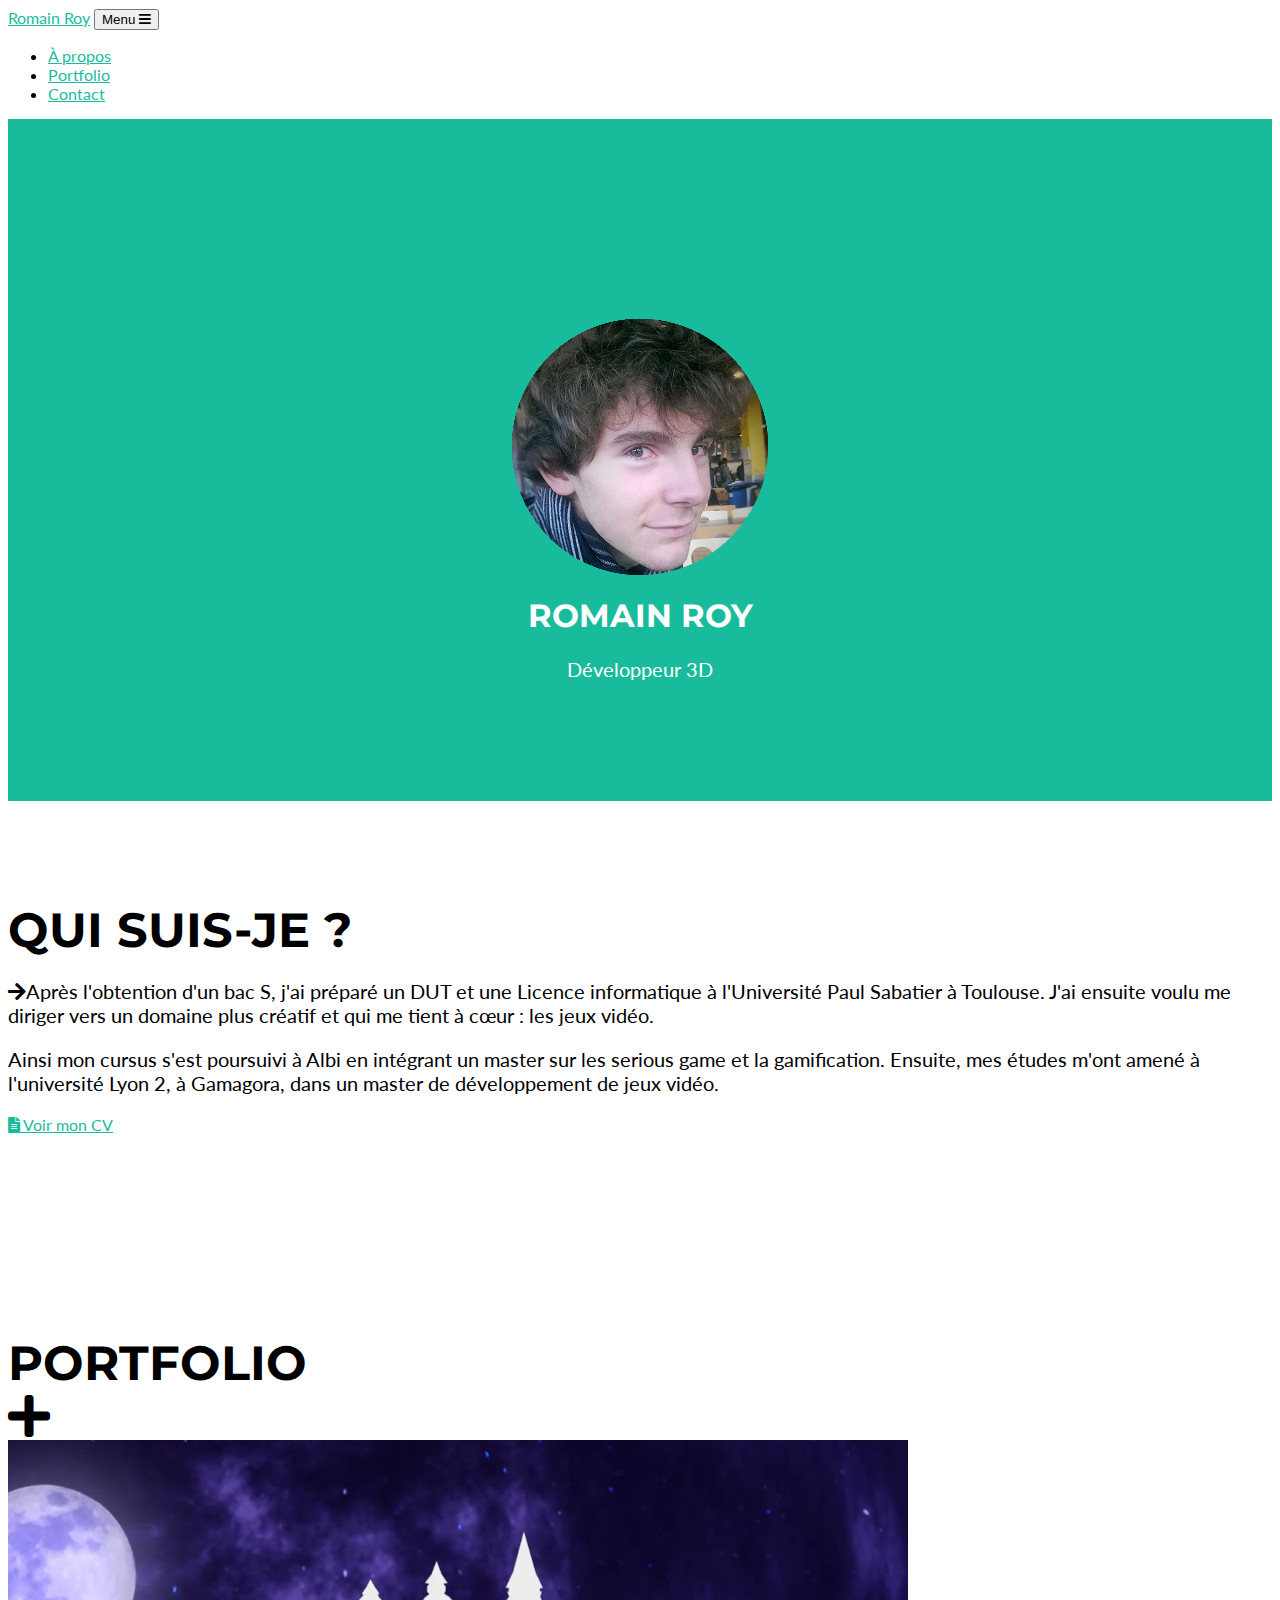
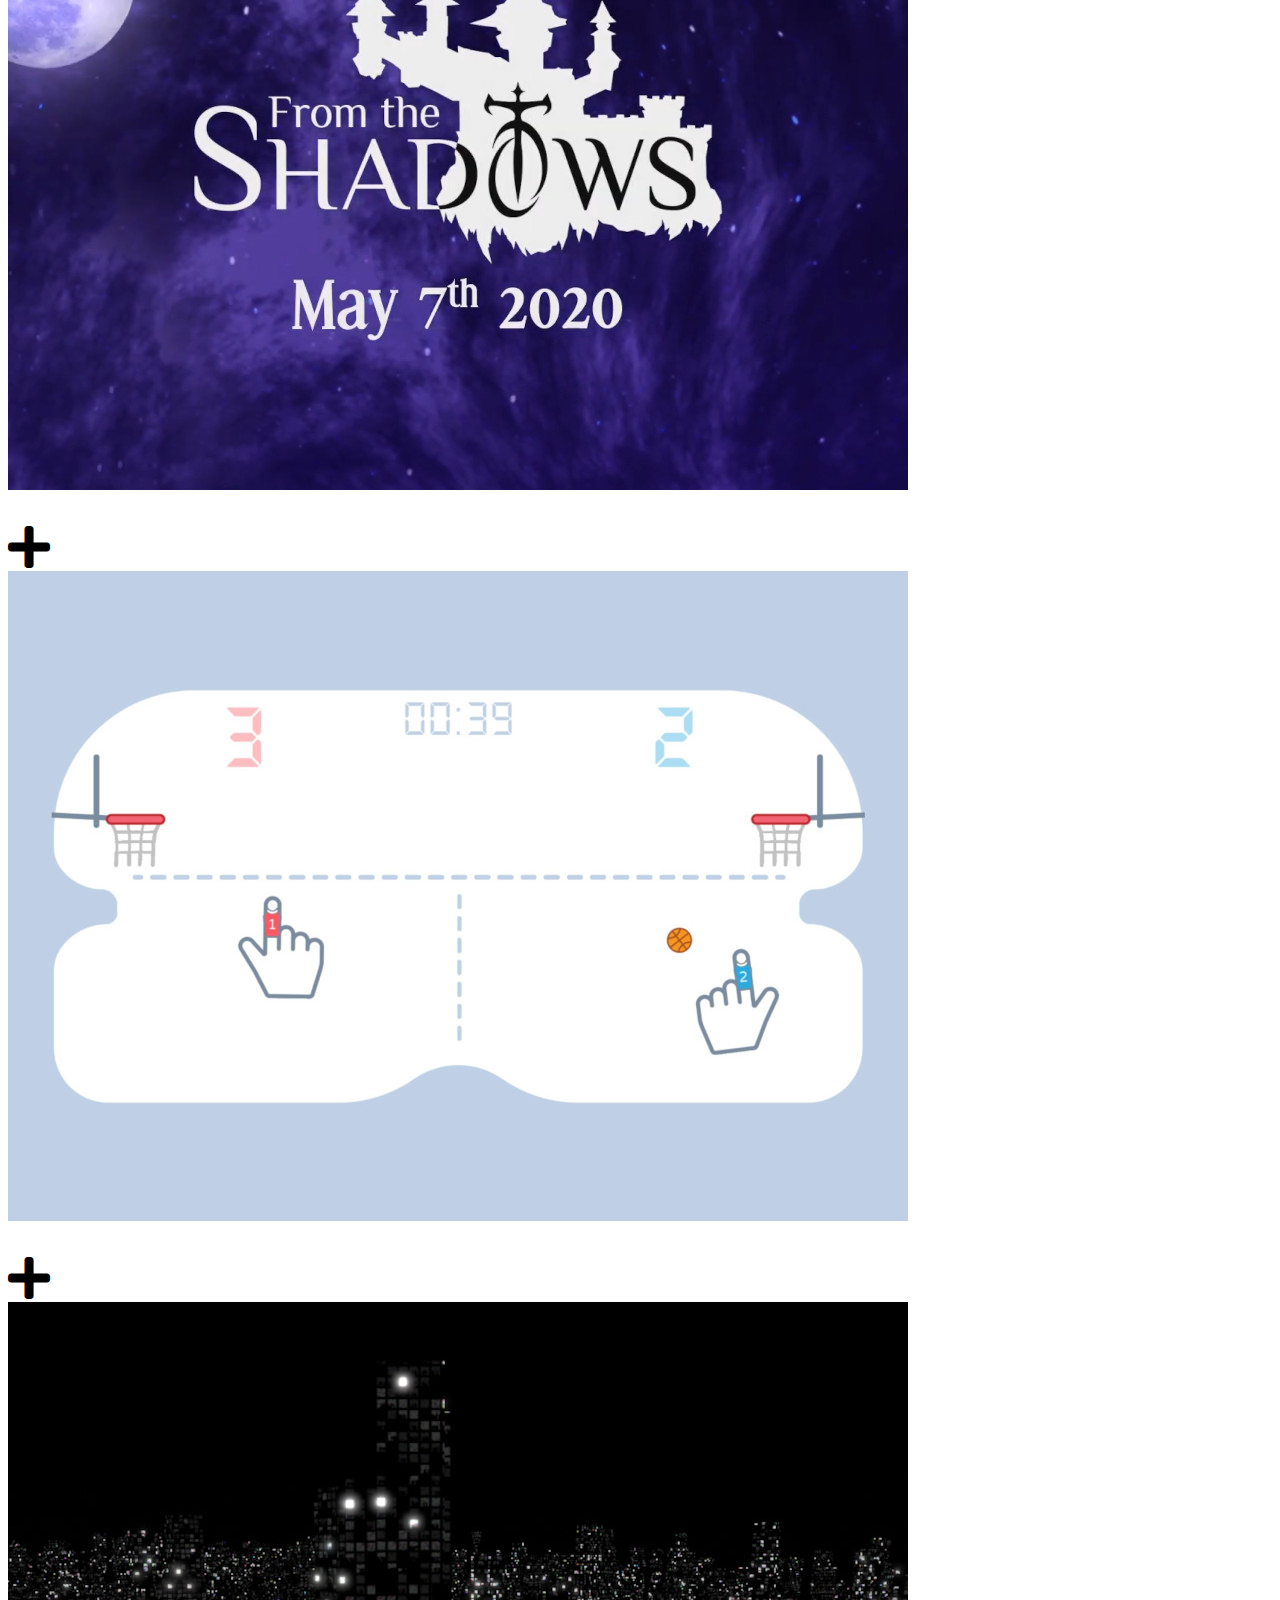
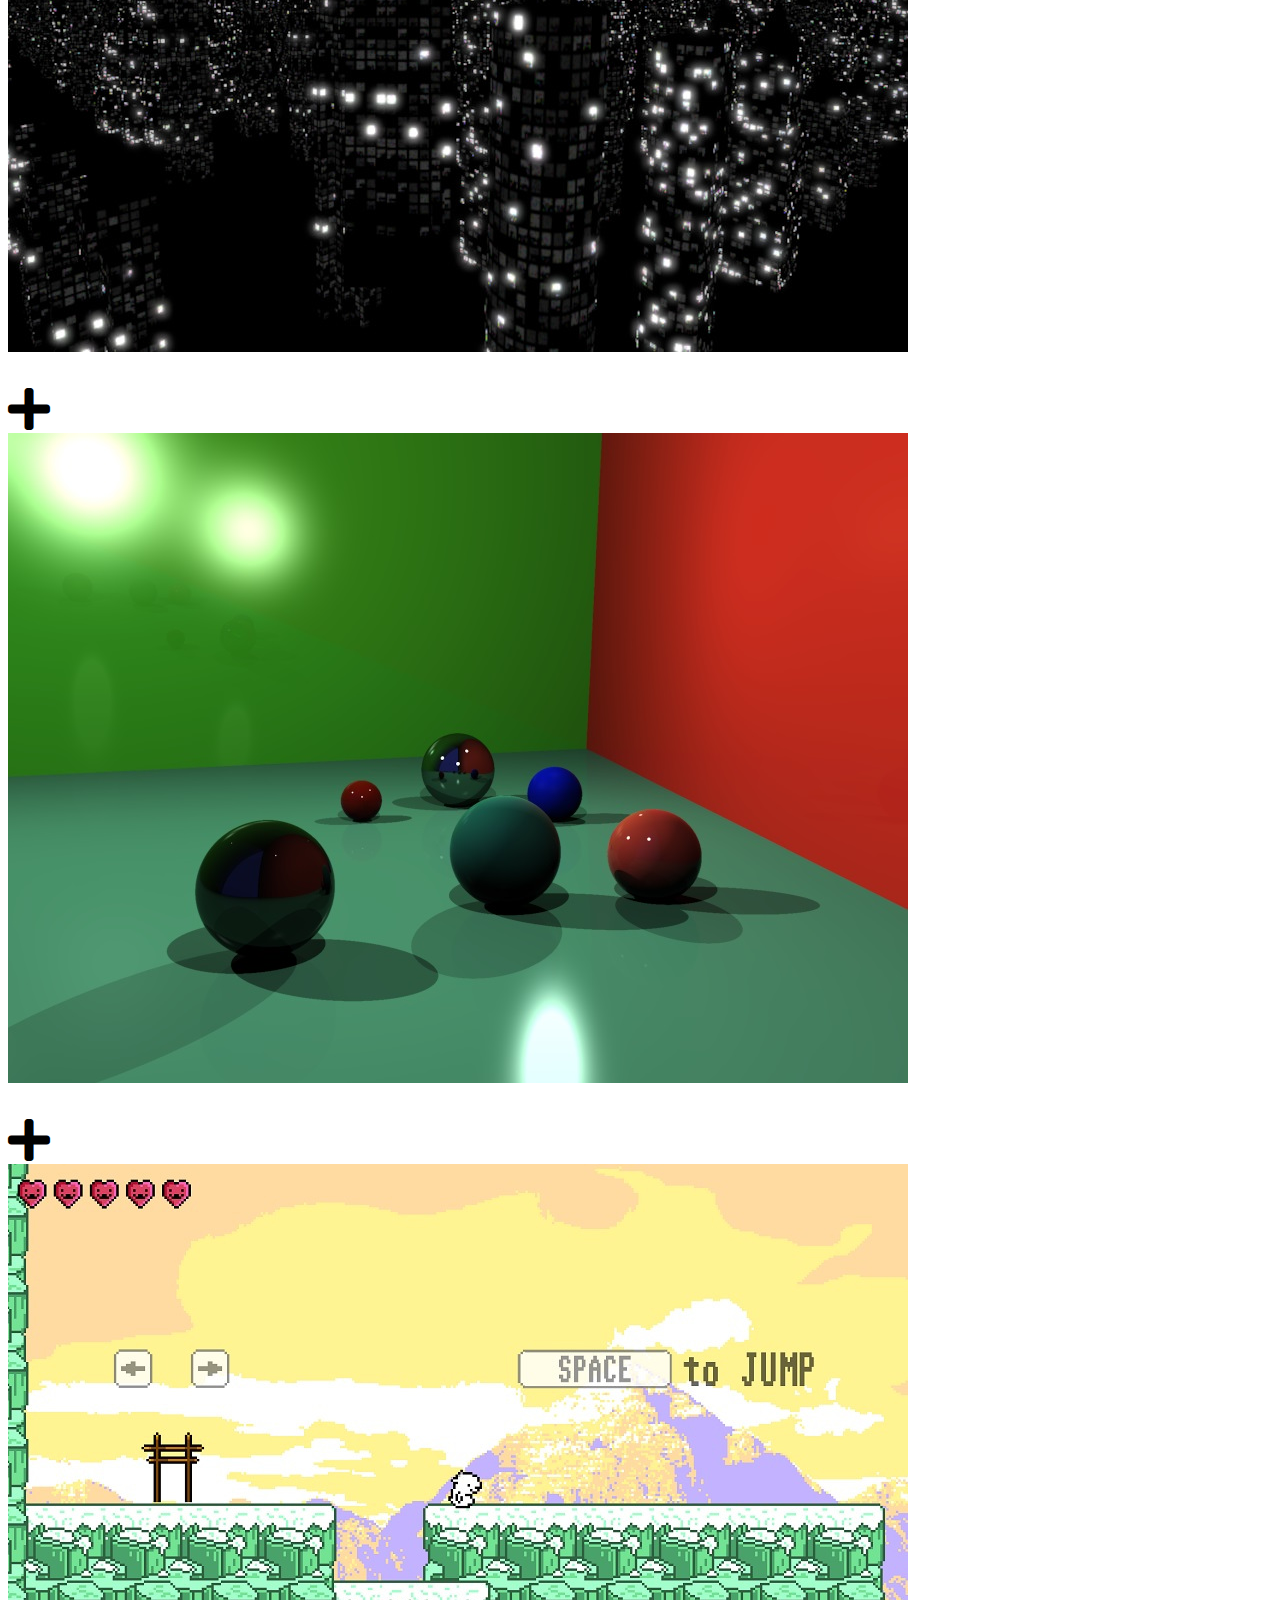
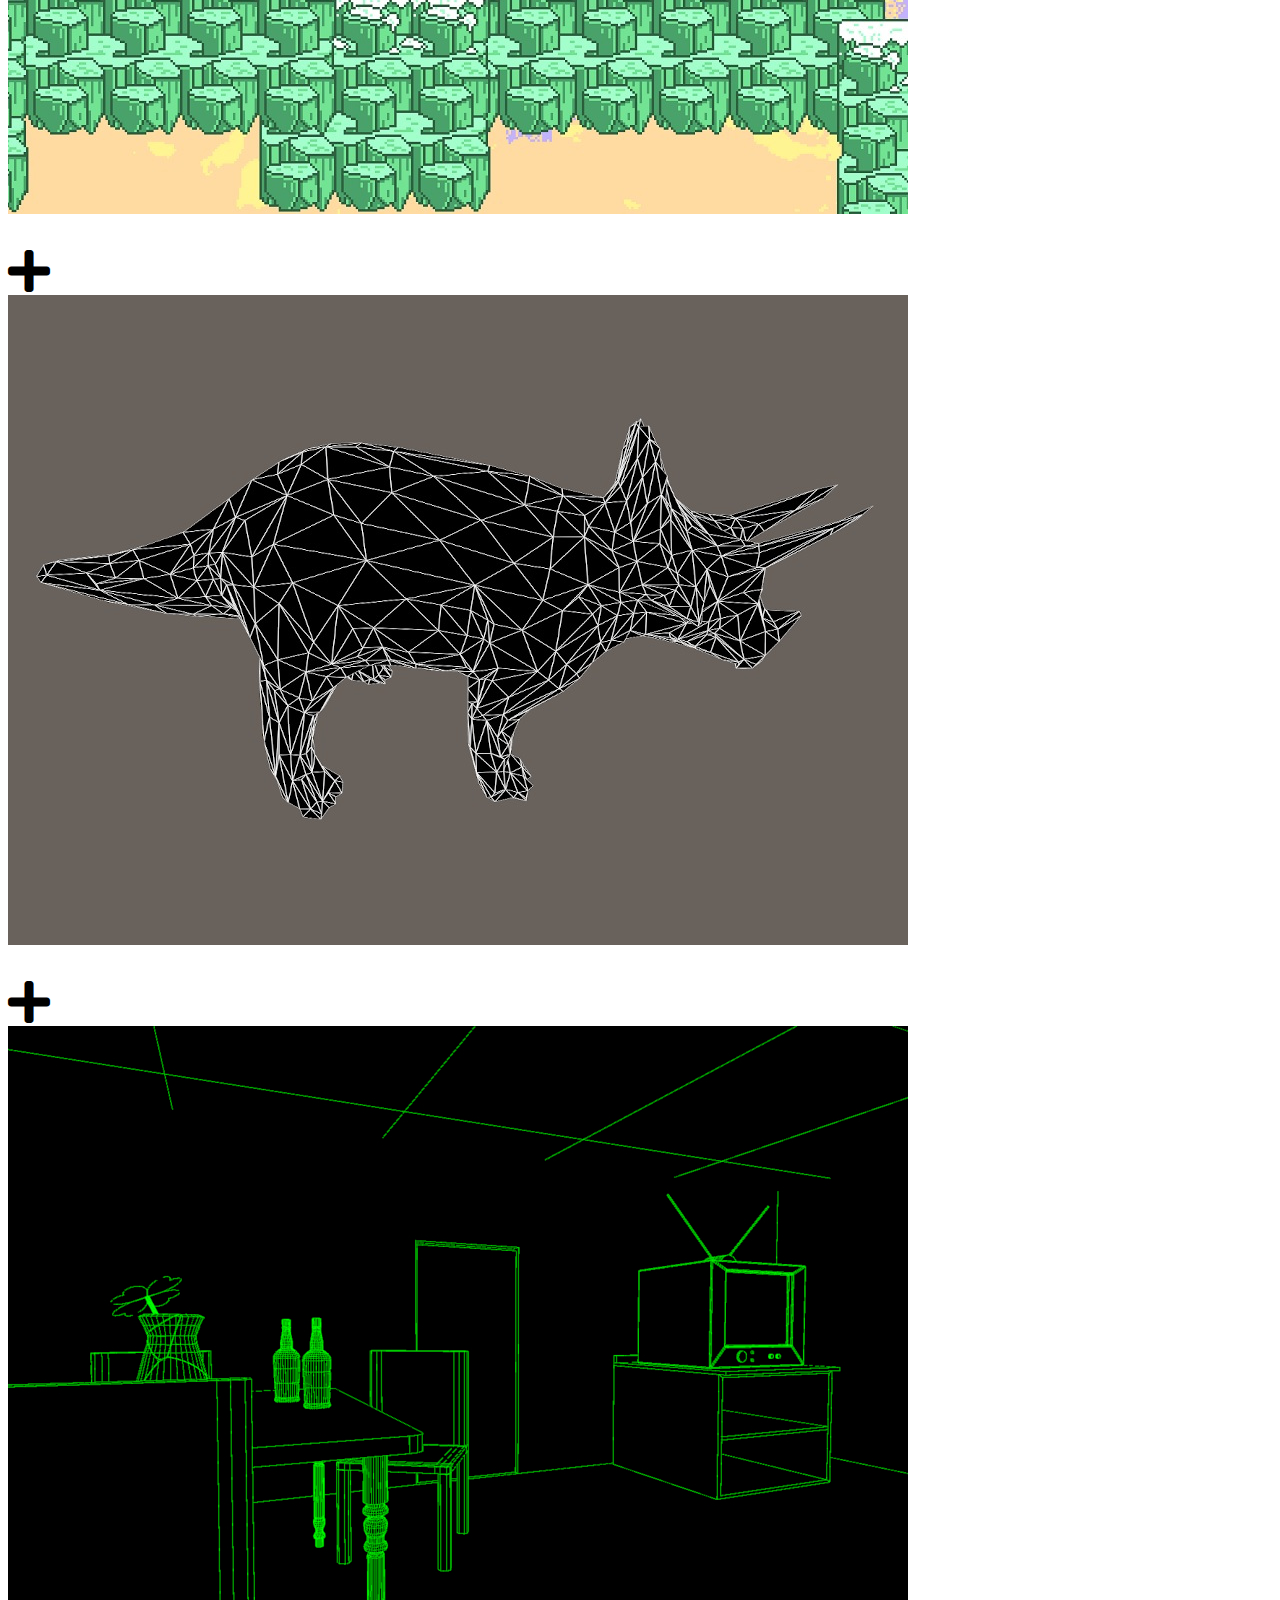
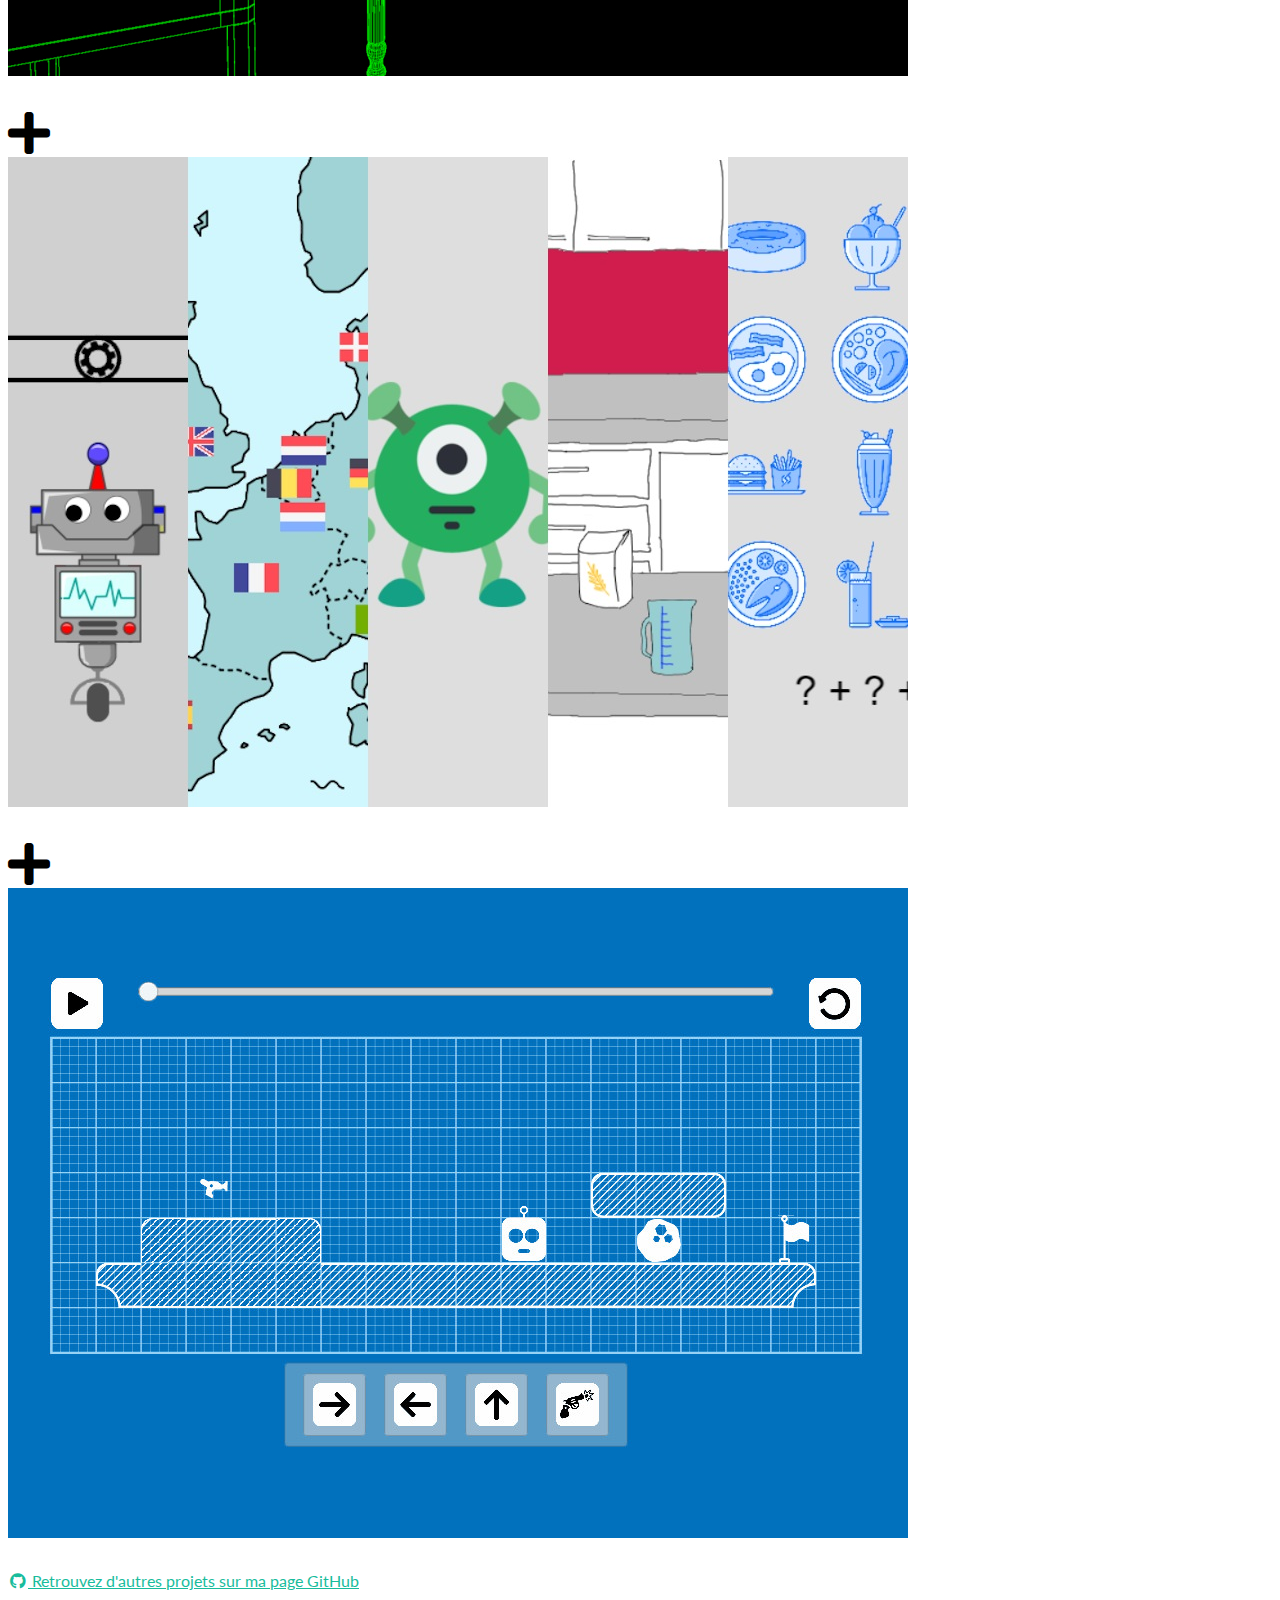
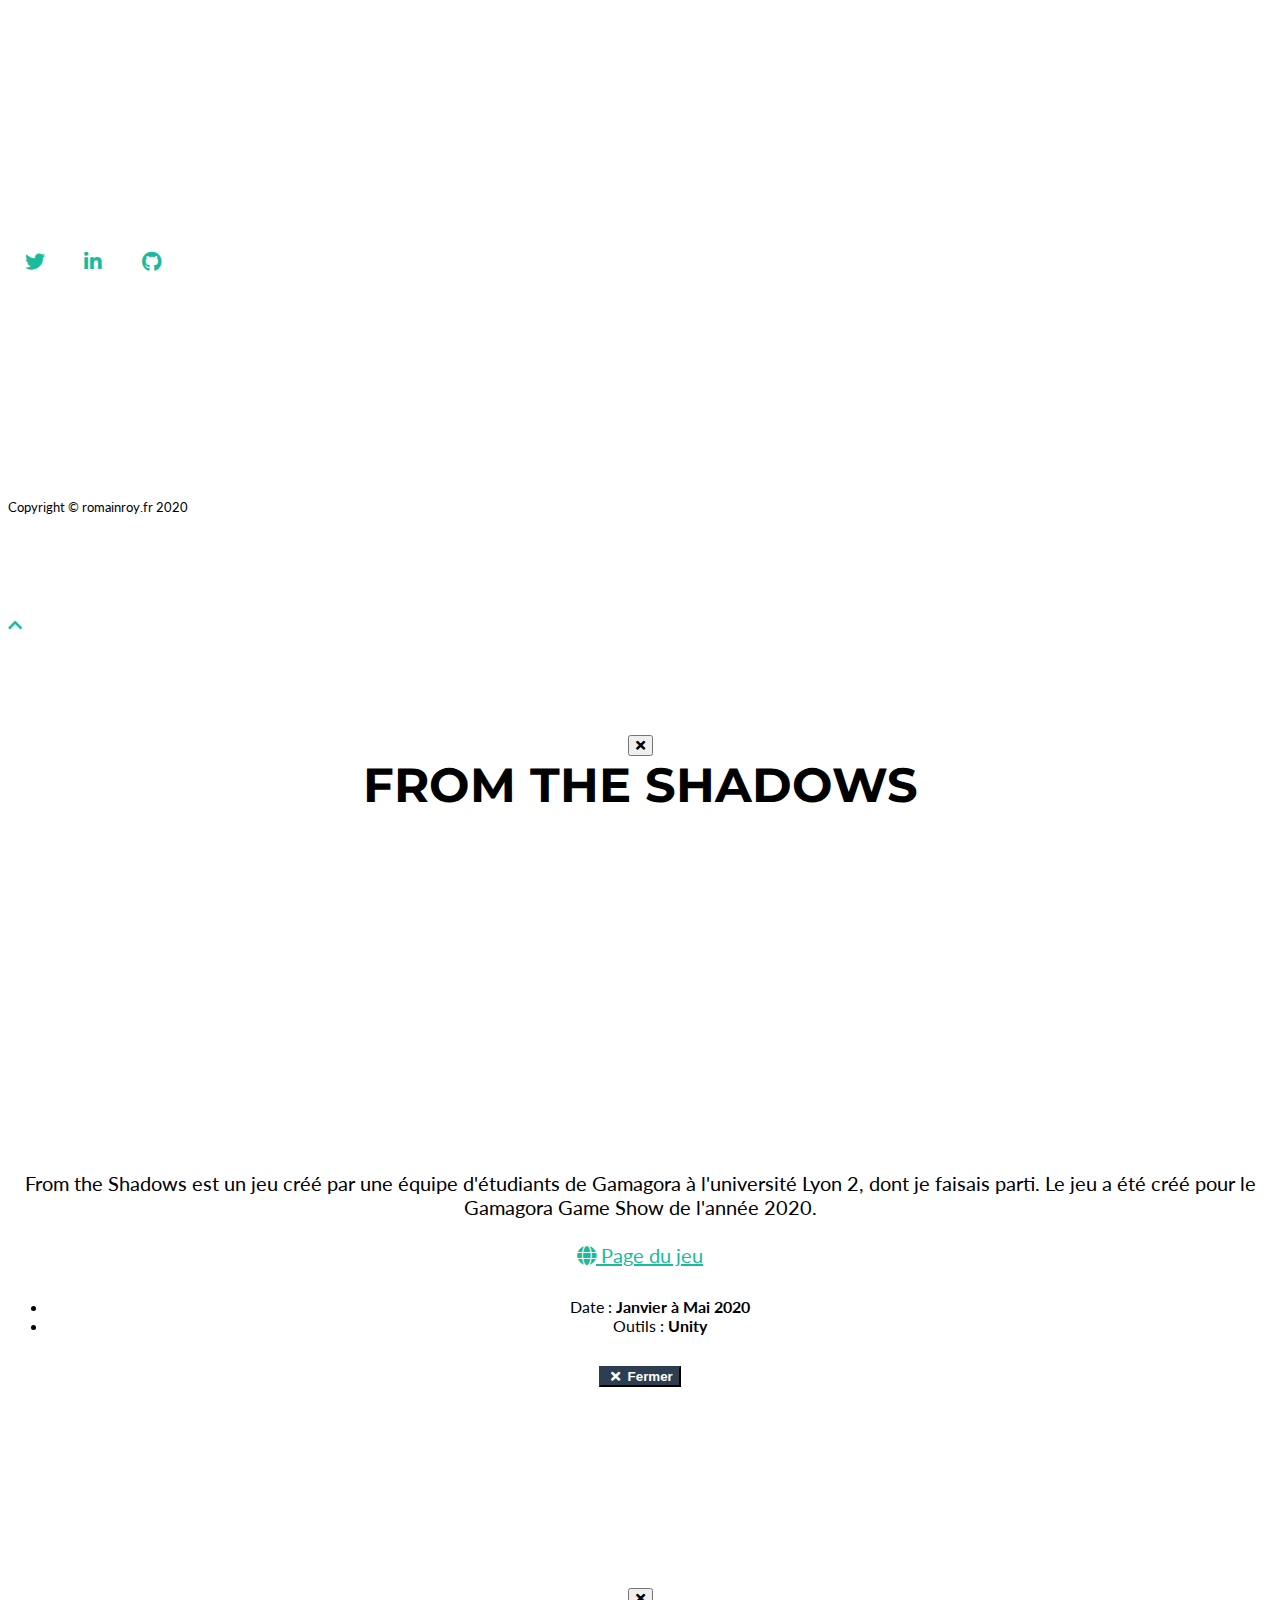
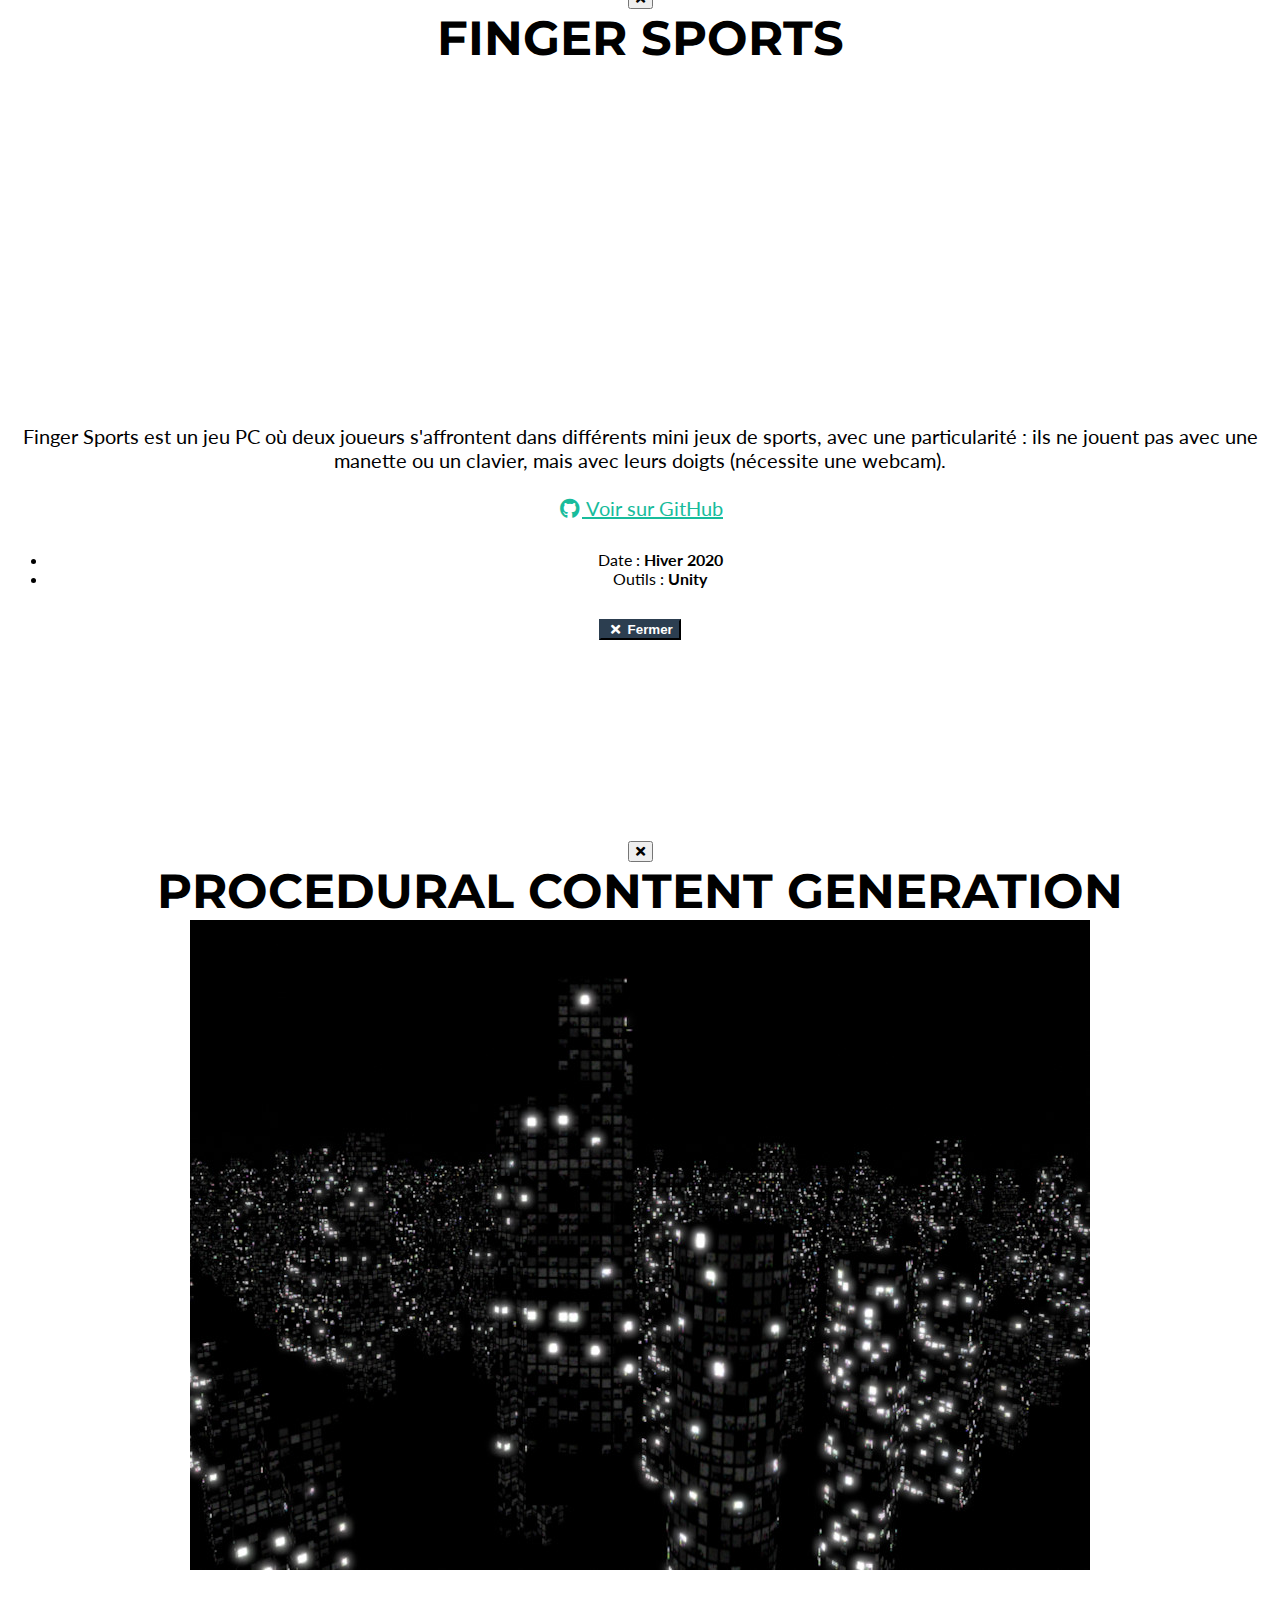
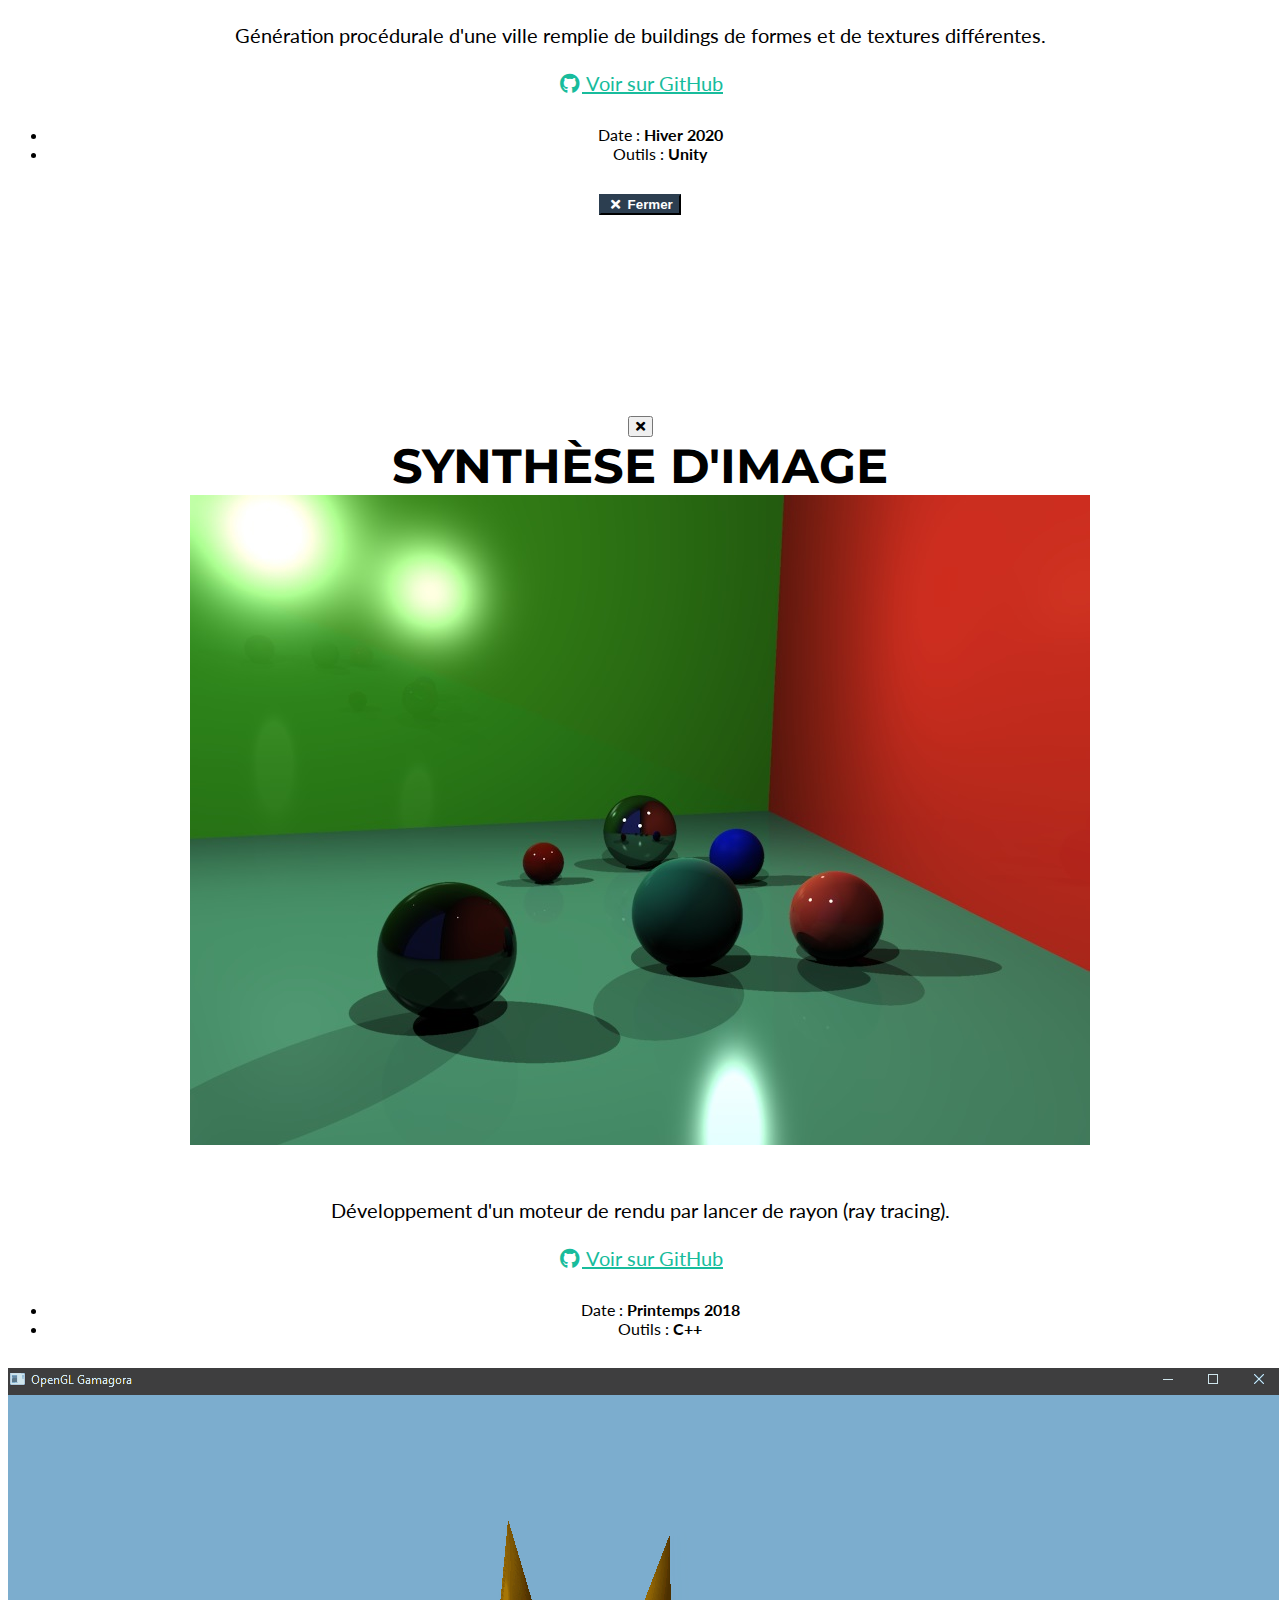
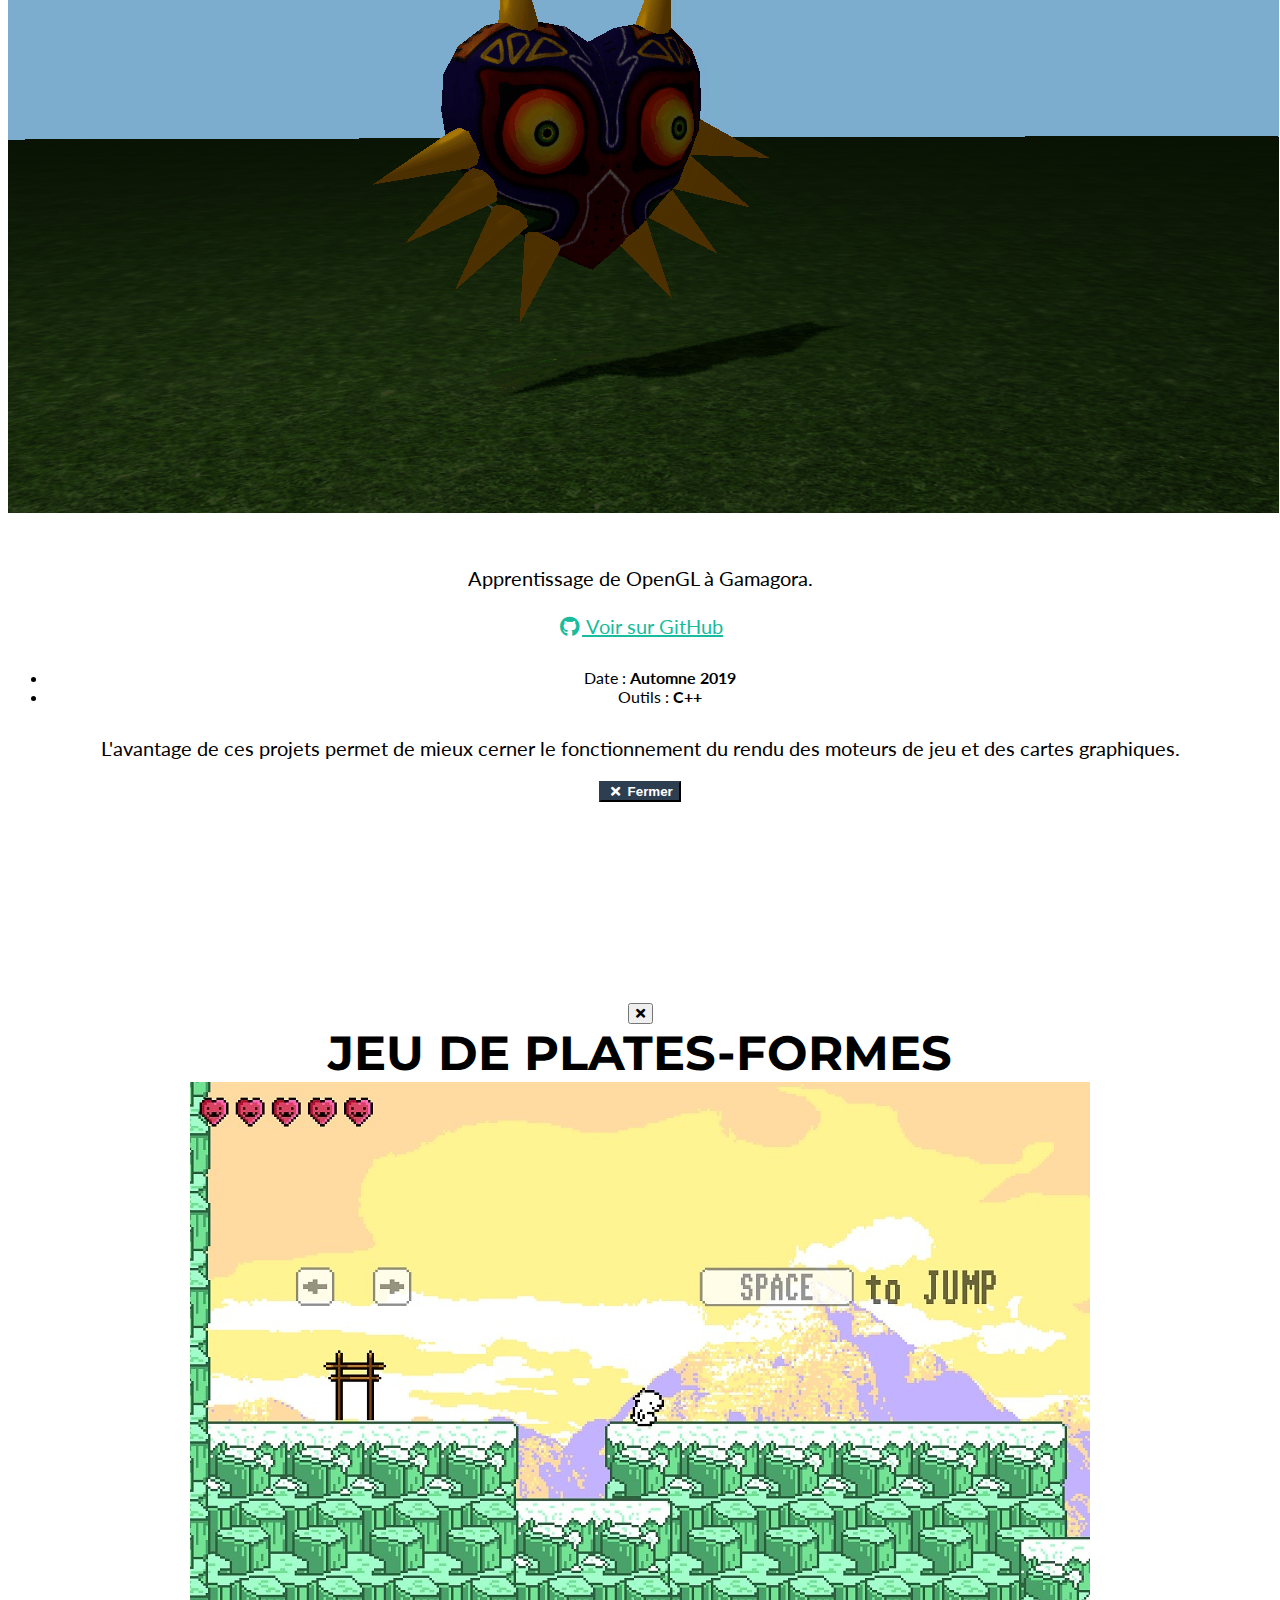
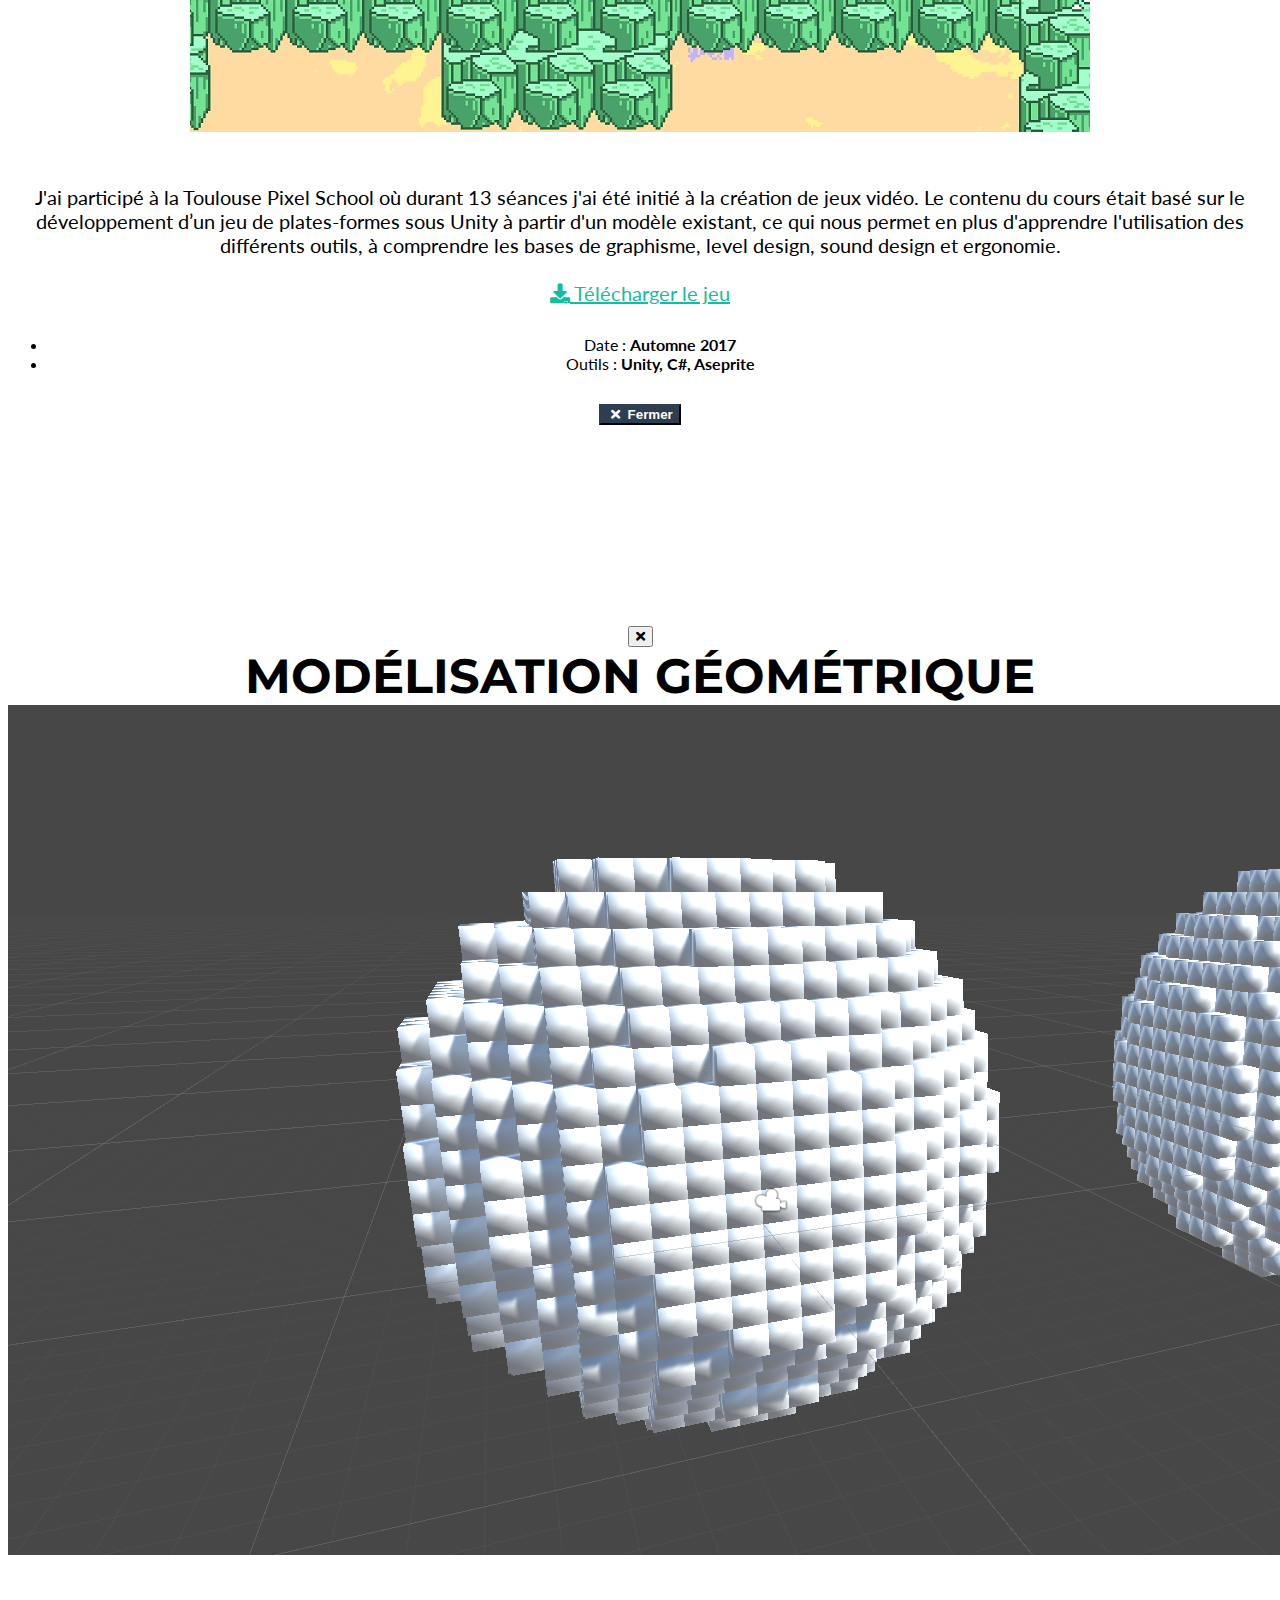
<file: index.html>
<!DOCTYPE html>
<html lang="fr">

<head>

    <meta charset="utf-8">
    <meta name="viewport" content="width=device-width, initial-scale=1, shrink-to-fit=no">
    <meta name="description"
        content="Étudiant Bac+5 en programmation et développement de jeux vidéo à Gamagora (Université Lumière Lyon 2).">
    <meta name="author" content="Romain Roy">

    <link rel="icon" type="image/x-icon" href="img/favicon.png" />
    <title>Romain Roy</title>

    <!-- Custom fonts for this theme -->
    <link href="vendor/fontawesome-free/css/all.min.css" rel="stylesheet" type="text/css">
    <link href="https://fonts.googleapis.com/css?family=Montserrat:400,700" rel="stylesheet" type="text/css">
    <link href="https://fonts.googleapis.com/css?family=Lato:400,700,400italic,700italic" rel="stylesheet"
        type="text/css">

    <!-- Theme CSS -->
    <link href="css/freelancer.css" rel="stylesheet">

</head>

<body id="page-top">

    <!-- Navigation -->
    <nav class="navbar navbar-expand-lg bg-secondary text-uppercase fixed-top" id="mainNav">
        <div class="container">
            <a class="navbar-brand js-scroll-trigger" href="#page-top">Romain Roy</a>
            <button
                class="navbar-toggler navbar-toggler-right text-uppercase font-weight-bold bg-primary text-white rounded"
                type="button" data-toggle="collapse" data-target="#navbarResponsive" aria-controls="navbarResponsive"
                aria-expanded="false" aria-label="Toggle navigation">
                Menu
                <i class="fas fa-bars"></i>
            </button>
            <div class="collapse navbar-collapse" id="navbarResponsive">
                <ul class="navbar-nav ml-auto">
                    <li class="nav-item mx-0 mx-lg-1">
                        <a class="nav-link py-3 px-0 px-lg-3 rounded js-scroll-trigger" href="#about">À propos</a>
                    </li>
                    <li class="nav-item mx-0 mx-lg-1">
                        <a class="nav-link py-3 px-0 px-lg-3 rounded js-scroll-trigger" href="#portfolio">Portfolio</a>
                    </li>
                    <li class="nav-item mx-0 mx-lg-1">
                        <a class="nav-link py-3 px-0 px-lg-3 rounded js-scroll-trigger" href="#contact">Contact</a>
                    </li>
                </ul>
            </div>
        </div>
    </nav>

    <!-- Masthead -->
    <header class="masthead bg-primary text-white text-center">
        <div class="container d-flex align-items-center flex-column">

            <!-- Masthead Avatar Image -->
            <img class="masthead-avatar mb-5" src="img/profile.png" alt="">

            <!-- Masthead Heading -->
            <h1 class="masthead-heading text-uppercase mb-0">Romain Roy</h1>

            <!-- Icon Divider -->
            <div class="divider-custom divider-light">
                <div class="divider-custom-line"></div>
            </div>

            <!-- Masthead Subheading -->
            <p class="masthead-subheading font-weight-light mb-0">Développeur 3D</p>

        </div>
    </header>

    <!-- About Section -->
    <section class="page-section about" id="about">
        <div class="container">

            <!-- About Section Heading -->
            <h2 class="page-section-heading text-center text-uppercase text-secondary mb-0">Qui suis-je ?</h2>

            <!-- Icon Divider -->
            <div class="divider-custom">
                <div class="divider-custom-line"></div>
            </div>

            <!-- About Section Content -->
            <div class="row">
                <div class="col-lg-4 ml-auto">
                    <p class="lead"><i class="fas fa-arrow-right mr-2"></i>Après l'obtention d'un bac S, j'ai préparé
                        un
                        DUT et une Licence informatique à
                        l'Université Paul Sabatier à Toulouse. J'ai ensuite voulu me diriger vers un domaine plus
                        créatif et qui me tient à cœur : les jeux vidéo.</p>
                </div>
                <div class="col-lg-4 mr-auto">
                    <p class="lead">Ainsi mon cursus s'est poursuivi à Albi en
                        intégrant un master sur les serious game et la gamification. Ensuite, mes études m'ont amené à
                        l'université Lyon 2, à Gamagora, dans un master de développement de jeux vidéo.</p>
                </div>
            </div>

            <!-- About Section Button -->
            <div class="text-center mt-4">
                <a class="btn btn-xl btn-outline-green" href="cv/" target="_blank">
                    <i class="fas fa-file-alt mr-2"></i>
                    Voir mon CV
                </a>
            </div>

        </div>
    </section>

    <!-- Portfolio Section -->
    <section class="page-section portfolio" id="portfolio">
        <div class="container">

            <!-- Portfolio Section Heading -->
            <h2 class="page-section-heading text-center text-uppercase text-secondary mb-0">Portfolio</h2>

            <!-- Icon Divider -->
            <div class="divider-custom">
                <div class="divider-custom-line"></div>
            </div>

            <!-- Portfolio Grid Items -->
            <div class="row">

                <!-- Portfolio Item 1 -->
                <div class="col-md-6 col-lg-4">
                    <div class="portfolio-item mx-auto" data-toggle="modal" data-target="#portfolioModal1">
                        <div
                            class="portfolio-item-caption d-flex align-items-center justify-content-center h-100 w-100">
                            <div class="portfolio-item-caption-content text-center text-white">
                                <i class="fas fa-plus fa-3x"></i>
                            </div>
                        </div>
                        <img class="img-fluid" src="img/portfolio/fts.jpg" alt="">
                    </div>
                </div>

                <!-- Portfolio Item 2 -->
                <div class="col-md-6 col-lg-4">
                    <div class="portfolio-item mx-auto" data-toggle="modal" data-target="#portfolioModal2">
                        <div
                            class="portfolio-item-caption d-flex align-items-center justify-content-center h-100 w-100">
                            <div class="portfolio-item-caption-content text-center text-white">
                                <i class="fas fa-plus fa-3x"></i>
                            </div>
                        </div>
                        <img class="img-fluid" src="img/portfolio/finger-sports.jpg" alt="">
                    </div>
                </div>

                <!-- Portfolio Item 3 -->
                <div class="col-md-6 col-lg-4">
                    <div class="portfolio-item mx-auto" data-toggle="modal" data-target="#portfolioModal3">
                        <div
                            class="portfolio-item-caption d-flex align-items-center justify-content-center h-100 w-100">
                            <div class="portfolio-item-caption-content text-center text-white">
                                <i class="fas fa-plus fa-3x"></i>
                            </div>
                        </div>
                        <img class="img-fluid" src="img/portfolio/pcg.jpg" alt="">
                    </div>
                </div>

                <!-- Portfolio Item 4 -->
                <div class="col-md-6 col-lg-4">
                    <div class="portfolio-item mx-auto" data-toggle="modal" data-target="#portfolioModal4">
                        <div
                            class="portfolio-item-caption d-flex align-items-center justify-content-center h-100 w-100">
                            <div class="portfolio-item-caption-content text-center text-white">
                                <i class="fas fa-plus fa-3x"></i>
                            </div>
                        </div>
                        <img class="img-fluid" src="img/portfolio/raytracing.jpg" alt="">
                    </div>
                </div>

                <!-- Portfolio Item 5 -->
                <div class="col-md-6 col-lg-4">
                    <div class="portfolio-item mx-auto" data-toggle="modal" data-target="#portfolioModal5">
                        <div
                            class="portfolio-item-caption d-flex align-items-center justify-content-center h-100 w-100">
                            <div class="portfolio-item-caption-content text-center text-white">
                                <i class="fas fa-plus fa-3x"></i>
                            </div>
                        </div>
                        <img class="img-fluid" src="img/portfolio/tps.jpg" alt="">
                    </div>
                </div>

                <!-- Portfolio Item 6 -->
                <div class="col-md-6 col-lg-4">
                    <div class="portfolio-item mx-auto" data-toggle="modal" data-target="#portfolioModal6">
                        <div
                            class="portfolio-item-caption d-flex align-items-center justify-content-center h-100 w-100">
                            <div class="portfolio-item-caption-content text-center text-white">
                                <i class="fas fa-plus fa-3x"></i>
                            </div>
                        </div>
                        <img class="img-fluid" src="img/portfolio/geometrie.jpg" alt="">
                    </div>
                </div>

                <!-- Portfolio Item 7 -->
                <div class="col-md-6 col-lg-4">
                    <div class="portfolio-item mx-auto" data-toggle="modal" data-target="#portfolioModal7">
                        <div
                            class="portfolio-item-caption d-flex align-items-center justify-content-center h-100 w-100">
                            <div class="portfolio-item-caption-content text-center text-white">
                                <i class="fas fa-plus fa-3x"></i>
                            </div>
                        </div>
                        <img class="img-fluid" src="img/portfolio/ggj.jpg" alt="">
                    </div>
                </div>

                <!-- Portfolio Item 8 -->
                <div class="col-md-6 col-lg-4">
                    <div class="portfolio-item mx-auto" data-toggle="modal" data-target="#portfolioModal8">
                        <div
                            class="portfolio-item-caption d-flex align-items-center justify-content-center h-100 w-100">
                            <div class="portfolio-item-caption-content text-center text-white">
                                <i class="fas fa-plus fa-3x"></i>
                            </div>
                        </div>
                        <img class="img-fluid" src="img/portfolio/phaser.jpg" alt="">
                    </div>
                </div>

                <!-- Portfolio Item 9 -->
                <div class="col-md-6 col-lg-4">
                    <div class="portfolio-item mx-auto" data-toggle="modal" data-target="#portfolioModal9">
                        <div
                            class="portfolio-item-caption d-flex align-items-center justify-content-center h-100 w-100">
                            <div class="portfolio-item-caption-content text-center text-white">
                                <i class="fas fa-plus fa-3x"></i>
                            </div>
                        </div>
                        <img class="img-fluid" src="img/portfolio/giro.jpg" alt="">
                    </div>
                </div>

            </div>
            <!-- /.row -->

            <div class="text-center mt-4">
                <a class="btn btn-xl btn-outline-green" href="https://github.com/romain-roy" target="_blank">
                    <i class="fab fa-fw fa-github mr-2"></i>
                    Retrouvez d'autres projets sur ma page GitHub
                </a>
            </div>

        </div>
    </section>

    <!-- Contact Section -->
    <!--
	<section class="page-section" id="contact">
		<div class="container"> -->

    <!-- Contact Section Heading -->
    <!--
			<h2 class="page-section-heading text-center text-uppercase text-secondary mb-0">Contactez-moi</h2> -->

    <!-- Icon Divider -->
    <!--
			<div class="divider-custom">
				<div class="divider-custom-line"></div>
			</div> -->

    <!-- Contact Section Form -->
    <!--
			<div class="row">
				<div class="col-lg-8 mx-auto"> -->
    <!-- To configure the contact form email address, go to mail/contact_me.php and update the email address in the PHP file on line 19. -->
    <!--
					<form name="sentMessage" id="contactForm" novalidate="novalidate">
						<div class="control-group">
							<div class="form-group floating-label-form-group controls mb-0 pb-2">
								<label>Nom</label>
								<input class="form-control" id="name" type="text" placeholder="Nom" required="required"
									data-validation-required-message="Veuillez saisir votre nom">
								<p class="help-block text-danger"></p>
							</div>
						</div>
						<div class="control-group">
							<div class="form-group floating-label-form-group controls mb-0 pb-2">
								<label>Adresse e-mail</label>
								<input class="form-control" id="email" type="email" placeholder="Adresse e-mail"
									required="required"
									data-validation-required-message="Veuillez saisir votre adresse e-mail">
								<p class="help-block text-danger"></p>
							</div>
						</div>
						<div class="control-group">
							<div class="form-group floating-label-form-group controls mb-0 pb-2">
								<label>Votre message</label>
								<textarea class="form-control" id="message" rows="5" placeholder="Votre message"
									required="required"
									data-validation-required-message="Veuillez saisir un message"></textarea>
								<p class="help-block text-danger"></p>
							</div>
						</div>
						<br>
						<div id="success"></div>
						<div class="form-group">
							<button type="submit" class="btn btn-primary btn-xl" id="sendMessageButton">Envoyer</button>
						</div>
					</form>
				</div>
			</div>

		</div>
	</section> -->

    <!-- Footer -->
    <footer class="footer text-center" id="contact">
        <div class="container">
            <div class="row">

                <!-- Footer Location -->
                <div class="col-lg-4 mb-5 mb-lg-0">
                    <h4 class="text-uppercase mb-4">Contact</h4>
                    <p class="lead mb-0"><a
                            href="&#109;&#97;&#105;&#108;&#116;&#111;&#58;&#114;&#111;&#121;&#46;&#114;&#111;&#109;&#97;&#105;&#110;&#64;&#111;&#117;&#116;&#108;&#111;&#111;&#107;&#46;&#102;&#114;"
                            target="_blank"
                            class="footer-link">&#114;&#111;&#121;&#46;&#114;&#111;&#109;&#97;&#105;&#110;&#64;&#111;&#117;&#116;&#108;&#111;&#111;&#107;&#46;&#102;&#114;</a>
                    </p>
                </div>

                <!-- Footer Social Icons -->
                <div class="col-lg-4 mb-5 mb-lg-0">
                    <h4 class="text-uppercase mb-4">Réseaux Sociaux</h4>
                    <a class="btn btn-outline-light btn-social mx-1" href="https://twitter.com/R0M1R0Y" target="_blank">
                        <i class="fab fa-fw fa-twitter"></i>
                    </a>
                    <a class="btn btn-outline-light btn-social mx-1" href="https://www.linkedin.com/in/romain-roy/"
                        target="_blank">
                        <i class="fab fa-fw fa-linkedin-in"></i>
                    </a>
                    <a class="btn btn-outline-light btn-social mx-1" href="https://github.com/romain-roy"
                        target="_blank">
                        <i class="fab fa-fw fa-github"></i>
                    </a>
                </div>

                <!-- Footer About Text -->
                <div class="col-lg-4">
                    <h4 class="text-uppercase mb-4">Téléphone</h4>
                    <p class="lead mb-0"><a
                            href="&#116;&#101;&#108;&#58;&#43;&#051;&#051;&#054;&#055;&#052;&#056;&#053;&#048;&#052;&#054;&#051;"
                            target="_blank"
                            class="footer-link">&#43;&#051;&#051;&#032;(&#048;)&#054;&#032;&#055;&#052;&#032;&#056;&#053;&#032;&#048;&#052;&#032;&#054;&#051;</a>
                    </p>
                </div>

            </div>
        </div>
    </footer>

    <!-- Copyright Section -->
    <section class="copyright py-4 text-center text-white">
        <div class="container">
            <small>Copyright &copy; romainroy.fr 2020</small>
        </div>
    </section>

    <!-- Scroll to Top Button (Only visible on small and extra-small screen sizes) -->
    <div class="scroll-to-top d-lg-none position-fixed ">
        <a class="js-scroll-trigger d-block text-center text-white rounded" href="#page-top">
            <i class="fa fa-chevron-up"></i>
        </a>
    </div>

    <!-- Portfolio Modals -->


    <!-- Portfolio Modal 1 -->
    <div class="portfolio-modal modal fade" id="portfolioModal1" tabindex="-1" role="dialog"
        aria-labelledby="portfolioModal1Label" aria-hidden="true">
        <div class="modal-dialog modal-xl" role="document">
            <div class="modal-content">
                <button type="button" class="close" data-dismiss="modal" aria-label="Close">
                    <span aria-hidden="true">
                        <i class="fas fa-times"></i>
                    </span>
                </button>
                <div class="modal-body text-center">
                    <div class="container">
                        <div class="row justify-content-center">
                            <div class="col-lg-8">
                                <!-- Portfolio Modal - Title -->
                                <h2 class="portfolio-modal-title text-secondary text-uppercase mb-0">From the Shadows
                                </h2>
                                <!-- Icon Divider -->
                                <div class="divider-custom">
                                    <div class="divider-custom-line"></div>
                                </div>
                                <!-- Portfolio Modal - Video -->
                                <iframe width="560" height="315" src="https://www.youtube.com/embed/o5yP2AuYSLE"
                                    frameborder="0"
                                    allow="autoplay; clipboard-write; encrypted-media; picture-in-picture"
                                    allowfullscreen></iframe>
                                <br><br>
                                <!-- Portfolio Modal - Text -->
                                <p class="mb-5">From the Shadows est un jeu créé par une équipe d'étudiants de Gamagora
                                    à l'université Lyon 2, dont je faisais parti. Le jeu a été créé pour le Gamagora
                                    Game Show de l'année 2020.
                                    <br><br>
                                    <a class="btn btn-xl btn-outline-green"
                                        href="https://gamagora.itch.io/from-the-shadows" target="_blank">
                                        <i class="fas fa-globe mr-2"></i>
                                        Page du jeu
                                    </a>
                                <ul class="list-inline item-details">
                                    <li>Date :
                                        <strong>Janvier à Mai 2020</strong>
                                    </li>
                                    <li>Outils :
                                        <strong>Unity</strong>
                                    </li>
                                </ul>
                                </p>
                                </p>
                                <button class="btn btn-primary" href="#" data-dismiss="modal">
                                    <i class="fas fa-times fa-fw"></i>
                                    Fermer
                                </button>
                            </div>
                        </div>
                    </div>
                </div>
            </div>
        </div>
    </div>

    <!-- Portfolio Modal 2 -->
    <div class="portfolio-modal modal fade" id="portfolioModal2" tabindex="-1" role="dialog"
        aria-labelledby="portfolioModal2Label" aria-hidden="true">
        <div class="modal-dialog modal-xl" role="document">
            <div class="modal-content">
                <button type="button" class="close" data-dismiss="modal" aria-label="Close">
                    <span aria-hidden="true">
                        <i class="fas fa-times"></i>
                    </span>
                </button>
                <div class="modal-body text-center">
                    <div class="container">
                        <div class="row justify-content-center">
                            <div class="col-lg-8">
                                <!-- Portfolio Modal - Title -->
                                <h2 class="portfolio-modal-title text-secondary text-uppercase mb-0">Finger Sports
                                </h2>
                                <!-- Icon Divider -->
                                <div class="divider-custom">
                                    <div class="divider-custom-line"></div>
                                </div>
                                <!-- Portfolio Modal - Video -->
                                <iframe width="560" height="315" src="https://www.youtube.com/embed/4bMgJtigmAY"
                                    frameborder="0"
                                    allow="autoplay; clipboard-write; encrypted-media; picture-in-picture"
                                    allowfullscreen></iframe>
                                <br><br>
                                <!-- Portfolio Modal - Text -->
                                <p class="mb-5">Finger Sports est un jeu PC où deux joueurs s'affrontent dans différents
                                    mini jeux de sports, avec une particularité : ils ne jouent pas avec une manette ou
                                    un clavier, mais avec leurs doigts (nécessite une webcam).
                                    <br><br>
                                    <a class="btn btn-xl btn-outline-green"
                                        href="https://github.com/romain-roy/finger-sports" target="_blank">
                                        <i class="fab fa-fw fa-github mr-2"></i>
                                        Voir sur GitHub
                                    </a>
                                <ul class="list-inline item-details">
                                    <li>Date :
                                        <strong>Hiver 2020</strong>
                                    </li>
                                    <li>Outils :
                                        <strong>Unity</strong>
                                    </li>
                                </ul>
                                </p>
                                <button class="btn btn-primary" href="#" data-dismiss="modal">
                                    <i class="fas fa-times fa-fw"></i>
                                    Fermer
                                </button>
                            </div>
                        </div>
                    </div>
                </div>
            </div>
        </div>
    </div>

    <!-- Portfolio Modal 3 -->
    <div class="portfolio-modal modal fade" id="portfolioModal3" tabindex="-1" role="dialog"
        aria-labelledby="portfolioModal3Label" aria-hidden="true">
        <div class="modal-dialog modal-xl" role="document">
            <div class="modal-content">
                <button type="button" class="close" data-dismiss="modal" aria-label="Close">
                    <span aria-hidden="true">
                        <i class="fas fa-times"></i>
                    </span>
                </button>
                <div class="modal-body text-center">
                    <div class="container">
                        <div class="row justify-content-center">
                            <div class="col-lg-8">
                                <!-- Portfolio Modal - Title -->
                                <h2 class="portfolio-modal-title text-secondary text-uppercase mb-0">Procedural Content
                                    Generation
                                </h2>
                                <!-- Icon Divider -->
                                <div class="divider-custom">
                                    <div class="divider-custom-line"></div>
                                </div>
                                <!-- Portfolio Modal - Image -->
                                <img class="img-fluid rounded mb-5" src="img/portfolio/pcg.jpg" alt="">
                                <!-- Portfolio Modal - Text -->
                                <p class="mb-5">Génération procédurale d'une ville remplie de buildings de formes et de textures différentes.
                                    <br><br>
                                    <a class="btn btn-xl btn-outline-green" href="https://github.com/romain-roy/procedural-generation"
                                        target="_blank">
                                        <i class="fab fa-fw fa-github mr-2"></i>
                                        Voir sur GitHub
                                    </a>
                                <ul class="list-inline item-details">
                                    <li>Date :
                                        <strong>Hiver 2020</strong>
                                    </li>
                                    <li>Outils :
                                        <strong>Unity</strong>
                                    </li>
                                </ul>
                                </p>
                                <button class="btn btn-primary" href="#" data-dismiss="modal">
                                    <i class="fas fa-times fa-fw"></i>
                                    Fermer
                                </button>
                            </div>
                        </div>
                    </div>
                </div>
            </div>
        </div>
    </div>

    <!-- Portfolio Modal 4 -->
    <div class="portfolio-modal modal fade" id="portfolioModal4" tabindex="-1" role="dialog"
        aria-labelledby="portfolioModal4Label" aria-hidden="true">
        <div class="modal-dialog modal-xl" role="document">
            <div class="modal-content">
                <button type="button" class="close" data-dismiss="modal" aria-label="Close">
                    <span aria-hidden="true">
                        <i class="fas fa-times"></i>
                    </span>
                </button>
                <div class="modal-body text-center">
                    <div class="container">
                        <div class="row justify-content-center">
                            <div class="col-lg-8">
                                <!-- Portfolio Modal - Title -->
                                <h2 class="portfolio-modal-title text-secondary text-uppercase mb-0">Synthèse d'image
                                </h2>
                                <!-- Icon Divider -->
                                <div class="divider-custom">
                                    <div class="divider-custom-line"></div>
                                </div>
                                <!-- Portfolio Modal - Image -->
                                <img class="img-fluid rounded mb-5" src="img/portfolio/raytracing.jpg" alt="">
                                <!-- Portfolio Modal - Text -->
                                <p class="mb-5">Développement d'un moteur de rendu par lancer de rayon (ray tracing).
                                    <br><br>
                                    <a class="btn btn-xl btn-outline-green"
                                        href="https://github.com/romain-roy/ray-tracing" target="_blank">
                                        <i class="fab fa-fw fa-github mr-2"></i>
                                        Voir sur GitHub
                                    </a>
                                <ul class="list-inline item-details">
                                    <li>Date :
                                        <strong>Printemps 2018</strong>
                                    </li>
                                    <li>Outils :
                                        <strong>C++</strong>
                                    </li>
                                </ul>
                                <!-- Portfolio Modal - Image -->
                                <img class="img-fluid rounded mb-5" src="img/portfolio/opengl.gif" alt="">
                                <!-- Portfolio Modal - Text -->
                                <p class="mb-5">Apprentissage de OpenGL à Gamagora.
                                    <br><br>
                                    <a class="btn btn-xl btn-outline-green"
                                        href="https://github.com/romain-roy/GamagoraGL" target="_blank">
                                        <i class="fab fa-fw fa-github mr-2"></i>
                                        Voir sur GitHub
                                    </a>
                                <ul class="list-inline item-details">
                                    <li>Date :
                                        <strong>Automne 2019</strong>
                                    </li>
                                    <li>Outils :
                                        <strong>C++</strong>
                                    </li>
                                </ul>
                                </p>

                                <p class="mb-5">L'avantage de ces projets permet de mieux cerner le fonctionnement
                                    du rendu des moteurs de jeu et des cartes graphiques.</p>

                                <button class="btn btn-primary" href="#" data-dismiss="modal">
                                    <i class="fas fa-times fa-fw"></i>
                                    Fermer
                                </button>
                            </div>
                        </div>
                    </div>
                </div>
            </div>
        </div>
    </div>

    <!-- Portfolio Modal 5 -->
    <div class="portfolio-modal modal fade" id="portfolioModal5" tabindex="-1" role="dialog"
        aria-labelledby="portfolioModal5Label" aria-hidden="true">
        <div class="modal-dialog modal-xl" role="document">
            <div class="modal-content">
                <button type="button" class="close" data-dismiss="modal" aria-label="Close">
                    <span aria-hidden="true">
                        <i class="fas fa-times"></i>
                    </span>
                </button>
                <div class="modal-body text-center">
                    <div class="container">
                        <div class="row justify-content-center">
                            <div class="col-lg-8">
                                <!-- Portfolio Modal - Title -->
                                <h2 class="portfolio-modal-title text-secondary text-uppercase mb-0">Jeu de
                                    plates-formes</h2>
                                <!-- Icon Divider -->
                                <div class="divider-custom">
                                    <div class="divider-custom-line"></div>
                                </div>
                                <!-- Portfolio Modal - Image -->
                                <img class="img-fluid rounded mb-5" src="img/portfolio/tps.jpg" alt="">
                                <!-- Portfolio Modal - Text -->
                                <p class="mb-5">J'ai participé à la Toulouse Pixel School où durant 13 séances j'ai
                                    été initié à la création de jeux vidéo.
                                    Le contenu du cours était basé sur le développement d’un jeu de plates-formes sous
                                    Unity à partir d'un modèle existant, ce qui nous permet en plus d'apprendre
                                    l'utilisation des différents outils, à comprendre les bases de graphisme, level
                                    design, sound design et ergonomie.
                                    <br><br>
                                    <a class="btn btn-xl btn-outline-green" href="files/TPS_DashGoat.zip">
                                        <i class="fas fa-download mr-2"></i>
                                        Télécharger le jeu
                                    </a>
                                <ul class="list-inline item-details">
                                    <li>Date :
                                        <strong>Automne 2017</strong>
                                    </li>
                                    <li>Outils :
                                        <strong>Unity, C#, Aseprite</strong>
                                    </li>
                                </ul>
                                </p>
                                <button class="btn btn-primary" href="#" data-dismiss="modal">
                                    <i class="fas fa-times fa-fw"></i>
                                    Fermer
                                </button>
                            </div>
                        </div>
                    </div>
                </div>
            </div>
        </div>
    </div>

    <!-- Portfolio Modal 6 -->
    <div class="portfolio-modal modal fade" id="portfolioModal6" tabindex="-1" role="dialog"
        aria-labelledby="portfolioModal6Label" aria-hidden="true">
        <div class="modal-dialog modal-xl" role="document">
            <div class="modal-content">
                <button type="button" class="close" data-dismiss="modal" aria-label="Close">
                    <span aria-hidden="true">
                        <i class="fas fa-times"></i>
                    </span>
                </button>
                <div class="modal-body text-center">
                    <div class="container">
                        <div class="row justify-content-center">
                            <div class="col-lg-8">
                                <!-- Portfolio Modal - Title -->
                                <h2 class="portfolio-modal-title text-secondary text-uppercase mb-0">Modélisation
                                    géométrique</h2>
                                <!-- Icon Divider -->
                                <div class="divider-custom">
                                    <div class="divider-custom-line"></div>
                                </div>
                                <!-- Portfolio Modal - Image -->
                                <img class="img-fluid rounded mb-5" src="img/portfolio/volumes.png" alt="">
                                <!-- Portfolio Modal - Text -->
                                <p class="mb-5">Développement de divers algorithmes permettant de modéliser des
                                    quadriques et leur représentation surfacique en les décomposant en facettes
                                    triangulaires sur Unity. Permet aussi de lire des
                                    fichiers de maillage au format <code>.off</code>.<br><br>Une autre partie permet de
                                    créer des représentations volumiques de formes, comme des sphères, avec une méthode
                                    d'énumération spatiale. Des opérateurs de mélanges permettent de gérer les
                                    interactions entre les sphères (union, intersection).<br><br>Enfin, une dernière
                                    partie est consacrée aux courbes d'Hermine et courbes de Bézier.
                                    <br><br>
                                    <a class="btn btn-xl btn-outline-green"
                                        href="https://github.com/romain-roy/modelisation-geometrique" target="_blank">
                                        <i class="fab fa-fw fa-github mr-2"></i>
                                        Voir sur GitHub
                                    </a>
                                <ul class="list-inline item-details">
                                    <li>Date :
                                        <strong>Automne 2019</strong>
                                    </li>
                                    <li>Outils :
                                        <strong>Unity, C#</strong>
                                    </li>
                                </ul>
                                </p>

                                <p class="mb-5">Ces différentes implémentations permettent de mieux comprendre comment
                                    sont
                                    pris en charge les modèles 3D par les programmes informatiques et toutes les
                                    mathématiques qui sont derrières.</p>

                                <button class="btn btn-primary" href="#" data-dismiss="modal">
                                    <i class="fas fa-times fa-fw"></i>
                                    Fermer
                                </button>
                            </div>
                        </div>
                    </div>
                </div>
            </div>
        </div>
    </div>

    <!-- Portfolio Modal 7 -->
    <div class="portfolio-modal modal fade" id="portfolioModal7" tabindex="-1" role="dialog"
        aria-labelledby="portfolioModal7Label" aria-hidden="true">
        <div class="modal-dialog modal-xl" role="document">
            <div class="modal-content">
                <button type="button" class="close" data-dismiss="modal" aria-label="Close">
                    <span aria-hidden="true">
                        <i class="fas fa-times"></i>
                    </span>
                </button>
                <div class="modal-body text-center">
                    <div class="container">
                        <div class="row justify-content-center">
                            <div class="col-lg-8">
                                <!-- Portfolio Modal - Title -->
                                <h2 class="portfolio-modal-title text-secondary text-uppercase mb-0">Global Game Jam
                                </h2>
                                <!-- Icon Divider -->
                                <div class="divider-custom">
                                    <div class="divider-custom-line"></div>
                                </div>
                                <!-- Portfolio Modal - Image -->
                                <img class="img-fluid rounded mb-5" src="img/portfolio/ggj.jpg" alt="">
                                <!-- Portfolio Modal - Text -->
                                <p class="mb-5">Jeu en 3D réalisé avec des amis lors de la Global Game Jam de 2019 sur
                                    le
                                    thème du foyer.
                                    <br><br>
                                    <a class="btn btn-xl btn-outline-green"
                                        href="https://globalgamejam.org/2019/games/baleine" target="_blank">
                                        <i class="fas fa-globe mr-2"></i>
                                        Page du jeu
                                    </a>
                                <ul class="list-inline item-details">
                                    <li>Date :
                                        <strong>Hiver 2019</strong>
                                    </li>
                                    <li>Outils :
                                        <strong>Processing, Blender</strong>
                                    </li>
                                </ul>
                                </p>
                                <button class="btn btn-primary" href="#" data-dismiss="modal">
                                    <i class="fas fa-times fa-fw"></i>
                                    Fermer
                                </button>
                            </div>
                        </div>
                    </div>
                </div>
            </div>
        </div>
    </div>

    <!-- Portfolio Modal 8 -->
    <div class="portfolio-modal modal fade" id="portfolioModal8" tabindex="-1" role="dialog"
        aria-labelledby="portfolioModal8Label" aria-hidden="true">
        <div class="modal-dialog modal-xl" role="document">
            <div class="modal-content">
                <button type="button" class="close" data-dismiss="modal" aria-label="Close">
                    <span aria-hidden="true">
                        <i class="fas fa-times"></i>
                    </span>
                </button>
                <div class="modal-body text-center">
                    <div class="container">
                        <div class="row justify-content-center">
                            <div class="col-lg-8">
                                <!-- Portfolio Modal - Title -->
                                <h2 class="portfolio-modal-title text-secondary text-uppercase mb-0">Divers mini jeux
                                </h2>
                                <!-- Icon Divider -->
                                <div class="divider-custom">
                                    <div class="divider-custom-line"></div>
                                </div>
                                <!-- Portfolio Modal - Image -->
                                <img class="img-fluid rounded mb-5" src="img/portfolio/phaser.jpg" alt="">
                                <!-- Portfolio Modal - Text -->
                                <p class="mb-5">Plusieurs mini jeux créés avec la bibliothèque <a
                                        href="https://phaser.io/" target="_blank">Phaser.io</a>.
                                    <br><br>
                                    <a class="btn btn-xl btn-outline-green"
                                        href="https://github.com/romain-roy/mini-jeux-phaser" target="_blank">
                                        <i class="fab fa-fw fa-github mr-2"></i>
                                        Voir sur GitHub
                                    </a>
                                    <a class="btn btn-xl btn-outline-green" href="phaser/" target="_blank">
                                        <i class="fas fa-gamepad mr-2"></i>
                                        Essayer les jeux
                                    </a>
                                <ul class="list-inline item-details">
                                    <li>Date :
                                        <strong>Printemps 2019</strong>
                                    </li>
                                    <li>Outils :
                                        <strong>JavaScript</strong>
                                    </li>
                                </ul>
                                </p>
                                <button class="btn btn-primary" href="#" data-dismiss="modal">
                                    <i class="fas fa-times fa-fw"></i>
                                    Fermer
                                </button>
                            </div>
                        </div>
                    </div>
                </div>
            </div>
        </div>
    </div>

    <!-- Portfolio Modal 9 -->
    <div class="portfolio-modal modal fade" id="portfolioModal9" tabindex="-1" role="dialog"
        aria-labelledby="portfolioModal9Label" aria-hidden="true">
        <div class="modal-dialog modal-xl" role="document">
            <div class="modal-content">
                <button type="button" class="close" data-dismiss="modal" aria-label="Close">
                    <span aria-hidden="true">
                        <i class="fas fa-times"></i>
                    </span>
                </button>
                <div class="modal-body text-center">
                    <div class="container">
                        <div class="row justify-content-center">
                            <div class="col-lg-8">
                                <!-- Portfolio Modal - Title -->
                                <h2 class="portfolio-modal-title text-secondary text-uppercase mb-0">GIRO</h2>
                                <!-- Icon Divider -->
                                <div class="divider-custom">
                                    <div class="divider-custom-line"></div>
                                </div>
                                <!-- Portfolio Modal - Image -->
                                <img class="img-fluid rounded mb-5" src="img/portfolio/giro.gif" alt="">
                                <!-- Portfolio Modal - Text -->
                                <p class="mb-5">Jeu de plates-formes / puzzle. Le but est de
                                    programmer les actions d'un robot sur une timeline pour lui faire franchir des
                                    obstacles et terminer des niveaux.
                                    <br><br>
                                    <a class="btn btn-xl btn-outline-green" href="https://github.com/romain-roy/giro"
                                        target="_blank">
                                        <i class="fab fa-fw fa-github mr-2"></i>
                                        Voir sur GitHub
                                    </a>
                                <ul class="list-inline item-details">
                                    <li>Date :
                                        <strong>Hiver 2020</strong>
                                    </li>
                                    <li>Outils :
                                        <strong>Unity</strong>
                                    </li>
                                </ul>
                                </p>
                                <button class="btn btn-primary" href="#" data-dismiss="modal">
                                    <i class="fas fa-times fa-fw"></i>
                                    Fermer
                                </button>
                            </div>
                        </div>
                    </div>
                </div>
            </div>
        </div>
    </div>

    <!-- Bootstrap core JavaScript -->
    <script src="vendor/jquery/jquery.min.js"></script>
    <script src="vendor/bootstrap/js/bootstrap.bundle.min.js"></script>

    <!-- Plugin JavaScript -->
    <script src="vendor/jquery-easing/jquery.easing.min.js"></script>

    <!-- Contact Form JavaScript -->
    <script src="js/jqBootstrapValidation.js"></script>
    <script src="js/contact_me.js"></script>

    <!-- Custom scripts for this template -->
    <script src="js/freelancer.min.js"></script>

</body>

</html>
</file>
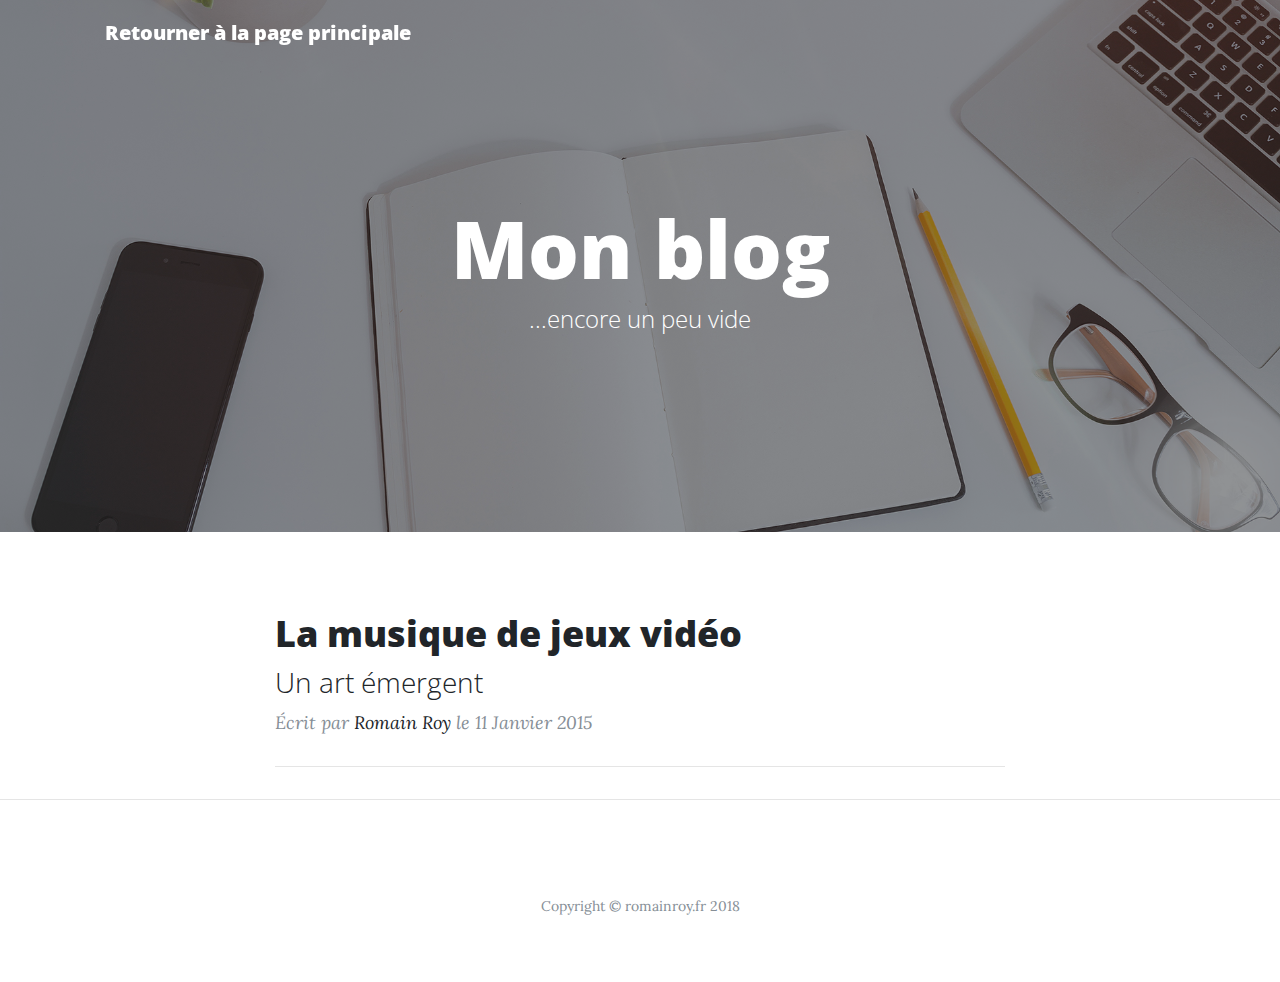
<file: blog/index.html>
<!DOCTYPE html>
<html lang="fr">

  <head>

    <meta charset="utf-8">
    <meta name="viewport" content="width=device-width, initial-scale=1, shrink-to-fit=no">
    <meta name="description" content="Blog de Romain Roy">
    <meta name="author" content="Romain Roy">

    <link rel="icon" type="image/x-icon" href="../img/favicon.png"/>
    <title>Romain Roy - Blog</title>

    <!-- Bootstrap core CSS -->
    <link href="vendor/bootstrap/css/bootstrap.min.css" rel="stylesheet">

    <!-- Custom fonts for this template -->
    <link href="vendor/font-awesome/css/font-awesome.min.css" rel="stylesheet" type="text/css">
    <link href='https://fonts.googleapis.com/css?family=Lora:400,700,400italic,700italic' rel='stylesheet' type='text/css'>
    <link href='https://fonts.googleapis.com/css?family=Open+Sans:300italic,400italic,600italic,700italic,800italic,400,300,600,700,800' rel='stylesheet' type='text/css'>

    <!-- Custom styles for this template -->
    <link href="css/clean-blog.min.css" rel="stylesheet">

  </head>

  <body>

    <!-- Navigation -->
    <nav class="navbar navbar-expand-lg navbar-light fixed-top" id="mainNav">
      <div class="container">
        <a class="navbar-brand" href="../index.html">Retourner à la page principale</a>
      </div>
    </nav>

    <!-- Page Header -->
    <header class="masthead" style="background-image: url('img/home-bg.jpg')">
      <div class="overlay"></div>
      <div class="container">
        <div class="row">
          <div class="col-lg-8 col-md-10 mx-auto">
            <div class="site-heading">
              <h1>Mon blog</h1>
              <span class="subheading">...encore un peu vide</span>
            </div>
          </div>
        </div>
      </div>
    </header>

    <!-- Main Content -->
    <div class="container">
      <div class="row">
        <div class="col-lg-8 col-md-10 mx-auto">
          <div class="post-preview">
            <a href="post.html">
              <h2 class="post-title">
                La musique de jeux vidéo
              </h2>
              <h3 class="post-subtitle">
                Un art émergent
              </h3>
            </a>
            <p class="post-meta">Écrit par
              <a href="http://romainroy.fr/">Romain Roy</a>
              le 11 Janvier 2015</p>
          </div>
          <hr>
          <!-- Pager -->
        </div>
      </div>
    </div>

    <hr>

    <!-- Footer -->
    <footer>
      <div class="container">
        <div class="row">
          <div class="col-lg-8 col-md-10 mx-auto">
            <p class="copyright text-muted">Copyright &copy; romainroy.fr 2018</p>
          </div>
        </div>
      </div>
    </footer>

    <!-- Bootstrap core JavaScript -->
    <script src="vendor/jquery/jquery.min.js"></script>
    <script src="vendor/bootstrap/js/bootstrap.bundle.min.js"></script>

    <!-- Custom scripts for this template -->
    <script src="js/clean-blog.min.js"></script>

  </body>

</html>
</file>
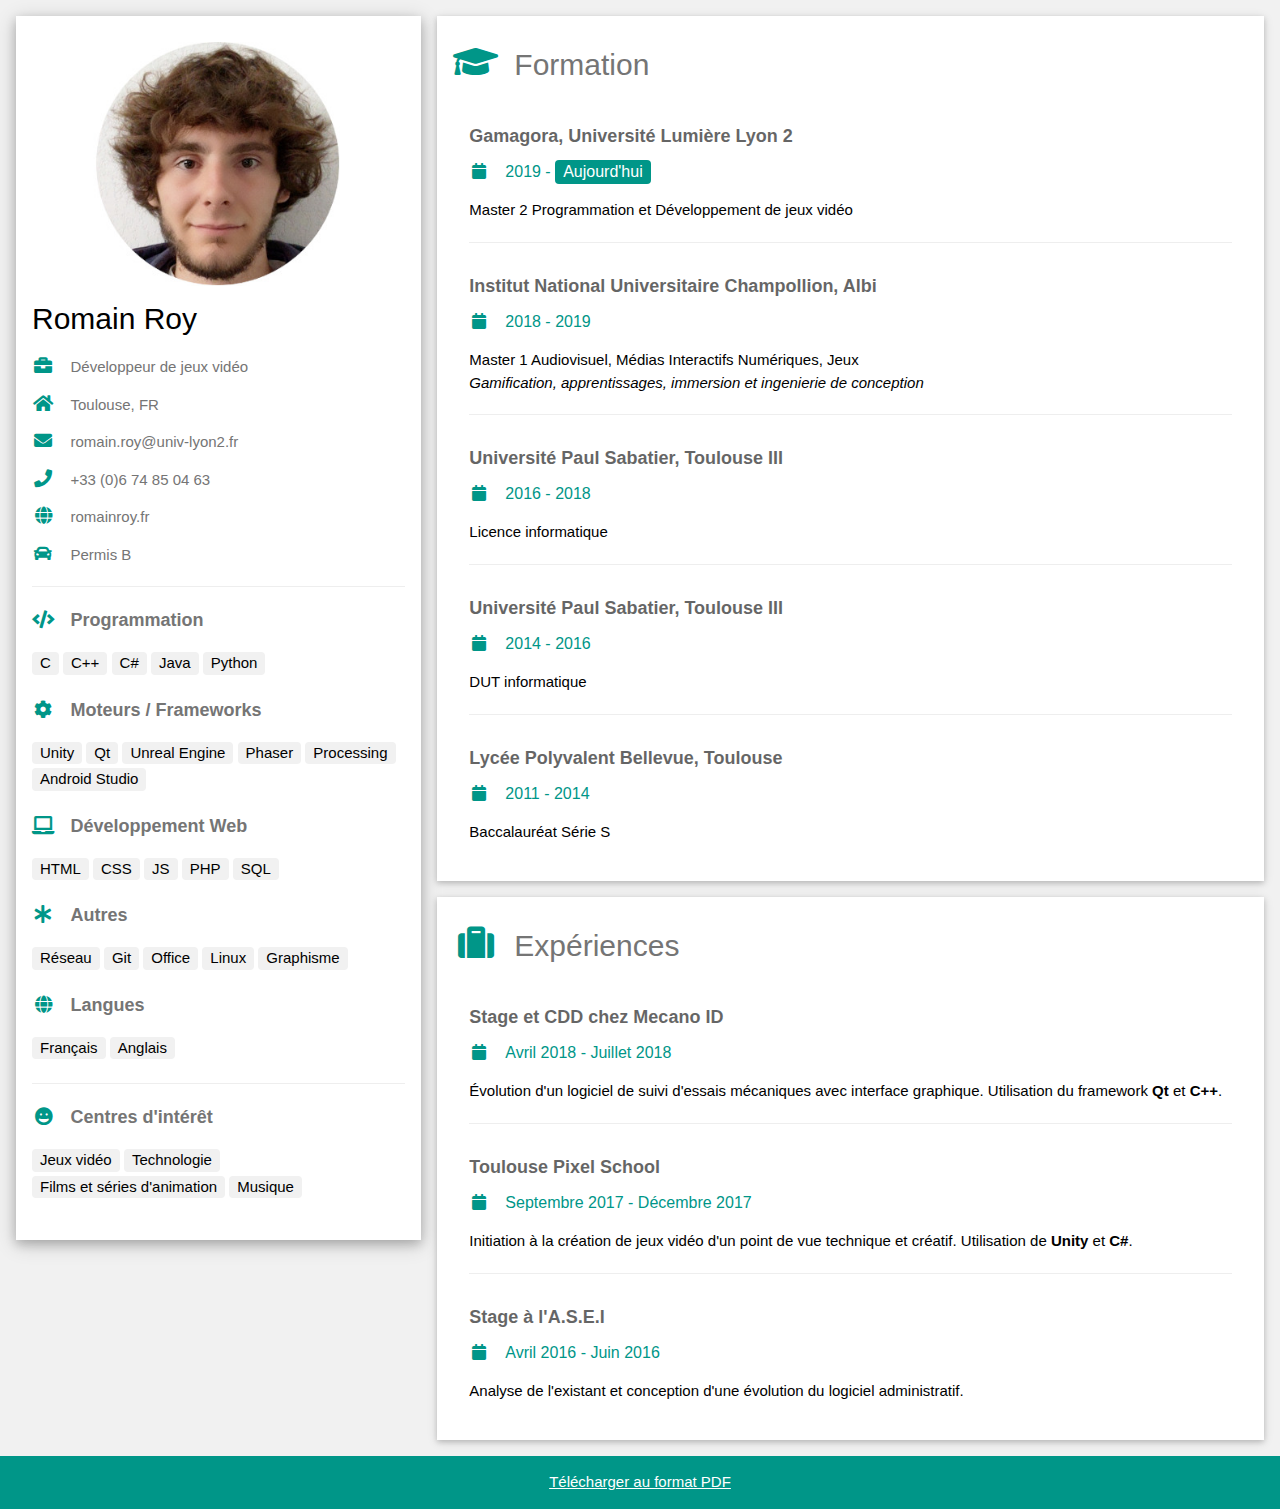
<file: cv/index.html>
<!DOCTYPE html>
<html lang="fr">

<head>
	<meta http-equiv="Content-Type" content="text/html; charset=UTF-8">
	<link rel="icon" type="image/x-icon" href="../img/favicon.png" />
	<title>CV de Romain Roy</title>

	<meta name="viewport" content="width=device-width, initial-scale=1">
	<link rel="stylesheet" href="./index_files/w3.css">
	<link rel="stylesheet" href="./index_files/css">
	<link href="../vendor/fontawesome-free/css/all.min.css" rel="stylesheet" type="text/css">
	<style>
		html,
		body,
		h1,
		h2,
		h3,
		h4,
		h5,
		h6 {
			font-family: "Roboto", sans-serif
		}
	</style>
</head>

<body class="w3-light-grey">

	<!-- Page Container -->
	<div class="w3-content w3-margin-top" style="max-width:1400px;">

		<!-- The Grid -->
		<div class="w3-row-padding">

			<!-- Left Column -->
			<div class="w3-third">

				<div class="w3-white w3-text-grey w3-card-4">
					<div class="w3-display-container">
						<img src="./index_files/avatar.jpg" style="width:100%" alt="Avatar">
					</div>
					<div class="w3-container">
						<div class="w3-text-black">
							<h2>Romain Roy</h2>
						</div>
						<p><i class="fa fa-briefcase fa-fw w3-margin-right w3-large w3-text-teal"></i>Développeur de
							jeux vidéo</p>
						<p><i class="fa fa-home fa-fw w3-margin-right w3-large w3-text-teal"></i>Toulouse, FR</p>
						<p><i
								class="fa fa-envelope fa-fw w3-margin-right w3-large w3-text-teal"></i>romain.roy@univ-lyon2.fr
						</p>
						<p><i
								class="fa fa-phone fa-fw w3-margin-right w3-large w3-text-teal"></i>+&#051;&#051;&#032;(&#048;)&#054;&#032;&#055;&#052;&#032;&#056;&#053;&#032;&#048;&#052;&#032;&#054;&#051;
						</p>
						<p><i class="fa fa-globe fa-fw w3-margin-right w3-large w3-text-teal"></i>romainroy.fr</p>
						<p><i class="fa fa-car fa-fw w3-margin-right w3-large w3-text-teal"></i>Permis B</p>
						<hr>

						<p class="w3-large"><b><i
									class="fa fa-code fa-fw w3-margin-right w3-text-teal"></i>Programmation</b></p>
						<p><span class="w3-tag w3-light-grey w3-round comp">C</span> <span
								class="w3-tag w3-light-grey w3-round comp">C++</span> <span
								class="w3-tag w3-light-grey w3-round comp">C#</span> <span
								class="w3-tag w3-light-grey w3-round comp">Java</span> <span
								class="w3-tag w3-light-grey w3-round comp">Python</span></p>
						<p class="w3-large"><b><i class="fa fa-cog fa-fw w3-margin-right w3-text-teal"></i>Moteurs /
								Frameworks</b></p>
						<p><span class="w3-tag w3-light-grey w3-round comp">Unity</span> <span
								class="w3-tag w3-light-grey w3-round comp">Qt</span> <span
								class="w3-tag w3-light-grey w3-round comp">Unreal Engine</span> <span
								class="w3-tag w3-light-grey w3-round comp">Phaser</span> <span
								class="w3-tag w3-light-grey w3-round comp">Processing</span> <span
								class="w3-tag w3-light-grey w3-round comp">Android Studio</span></p>
						<p class="w3-large"><b><i
									class="fa fa-laptop fa-fw w3-margin-right w3-text-teal"></i>Développement Web</b>
						</p>
						<p><span class="w3-tag w3-light-grey w3-round comp">HTML</span> <span
								class="w3-tag w3-light-grey w3-round comp">CSS</span> <span
								class="w3-tag w3-light-grey w3-round comp">JS</span> <span
								class="w3-tag w3-light-grey w3-round comp">PHP</span> <span
								class="w3-tag w3-light-grey w3-round comp">SQL</span></p>
						<p class="w3-large"><b><i
									class="fa fa-asterisk fa-fw w3-margin-right w3-text-teal"></i>Autres</b>
						</p>
						<p><span class="w3-tag w3-light-grey w3-round comp">Réseau</span> <span
								class="w3-tag w3-light-grey w3-round comp">Git</span> <span
								class="w3-tag w3-light-grey w3-round comp">Office</span> <span
								class="w3-tag w3-light-grey w3-round comp">Linux</span> <span
								class="w3-tag w3-light-grey w3-round comp">Graphisme</span></p>
						<p class="w3-large w3-text-theme"><b><i
									class="fa fa-globe fa-fw w3-margin-right w3-text-teal"></i>Langues</b></p>
						<p><span class="w3-tag w3-light-grey w3-round comp">Français</span> <span
								class="w3-tag w3-light-grey w3-round comp">Anglais</span></p>
						<hr>
						<p class="w3-large w3-text-theme"><b><i
									class="fa fa-grin fa-fw w3-margin-right w3-text-teal"></i>Centres d'intérêt</b></p>
						<p><span class="w3-tag w3-light-grey w3-round comp">Jeux vidéo</span> <span
								class="w3-tag w3-light-grey w3-round comp">Technologie</span> <span
								class="w3-tag w3-light-grey w3-round comp">Films et séries d'animation</span> <span
								class="w3-tag w3-light-grey w3-round comp">Musique</span></p>
						<br>
					</div>
				</div><br>

				<!-- End Left Column -->
			</div>

			<!-- Right Column -->
			<div class="w3-twothird">

				<div class="w3-container w3-card w3-white w3-margin-bottom">
					<h2 class="w3-text-grey w3-padding-16"><i
							class="fa fa-graduation-cap fa-fw w3-margin-right w3-xxlarge w3-text-teal"></i>Formation
					</h2>
					<div class="w3-container">
						<h5 class="w3-opacity"><b>Gamagora, Université Lumière Lyon 2</b></h5>
						<h6 class="w3-text-teal"><i class="fa fa-calendar fa-fw w3-margin-right"></i>2019 - <span
								class="w3-tag w3-teal w3-round">Aujourd'hui</span></h6>
						<p>Master 2 Programmation et Développement de jeux vidéo</p>
						<hr>
					</div>
					<div class="w3-container">
						<h5 class="w3-opacity"><b>Institut National Universitaire Champollion, Albi</b></h5>
						<h6 class="w3-text-teal"><i class="fa fa-calendar fa-fw w3-margin-right"></i>2018 - 2019</h6>
						<p>Master 1 Audiovisuel, Médias Interactifs Numériques, Jeux<br><em>Gamification,
								apprentissages, immersion et ingenierie de conception</em></p>
						<hr>
					</div>
					<div class="w3-container">
						<h5 class="w3-opacity"><b>Université Paul Sabatier, Toulouse III</b></h5>
						<h6 class="w3-text-teal"><i class="fa fa-calendar fa-fw w3-margin-right"></i>2016 - 2018</h6>
						<p>Licence informatique</p>
						<hr>
					</div>
					<div class="w3-container">
						<h5 class="w3-opacity"><b>Université Paul Sabatier, Toulouse III</b></h5>
						<h6 class="w3-text-teal"><i class="fa fa-calendar fa-fw w3-margin-right"></i>2014 - 2016</h6>
						<p>DUT informatique</p>
						<hr>
					</div>
					<div class="w3-container">
						<h5 class="w3-opacity"><b>Lycée Polyvalent Bellevue, Toulouse</b></h5>
						<h6 class="w3-text-teal"><i class="fa fa-calendar fa-fw w3-margin-right"></i>2011 - 2014</h6>
						<p>Baccalauréat Série S</p><br>
					</div>
				</div>

				<div class="w3-container w3-card w3-white">
					<h2 class="w3-text-grey w3-padding-16"><i
							class="fa fa-suitcase fa-fw w3-margin-right w3-xxlarge w3-text-teal"></i>Expériences
					</h2>
					<div class="w3-container">
						<h5 class="w3-opacity"><b>Stage et CDD chez Mecano ID</b></h5>
						<h6 class="w3-text-teal"><i class="fa fa-calendar fa-fw w3-margin-right"></i>Avril 2018 -
							Juillet 2018</h6>
						<p>Évolution d'un logiciel de suivi d'essais mécaniques avec interface graphique. Utilisation du
							framework <strong>Qt</strong> et <strong>C++</strong>.</p>
						<hr>
					</div>
					<div class="w3-container">
						<h5 class="w3-opacity"><b>Toulouse Pixel School</b></h5>
						<h6 class="w3-text-teal"><i class="fa fa-calendar fa-fw w3-margin-right"></i>Septembre 2017 -
							Décembre 2017
						</h6>
						<p>Initiation à la création de jeux vidéo d'un point de vue technique et créatif.
							Utilisation de <strong>Unity</strong> et <strong>C#</strong>.</p>
						<hr>
					</div>
					<div class="w3-container">
						<h5 class="w3-opacity"><b>Stage à l'A.S.E.I</b></h5>
						<h6 class="w3-text-teal"><i class="fa fa-calendar fa-fw w3-margin-right"></i>Avril 2016 - Juin
							2016
						</h6>
						<p>Analyse de l'existant et conception d'une évolution du logiciel administratif.</p><br>
					</div>
				</div>

				<!-- End Right Column -->
			</div>

			<!-- End Grid -->
		</div>

		<!-- End Page Container -->
	</div>

	<footer class="w3-container w3-teal w3-center w3-margin-top">
		<p><a href="../files/cv-romain-roy.pdf" target="_blank">Télécharger au format PDF</a></p>
	</footer>


</body>

</html>
</file>
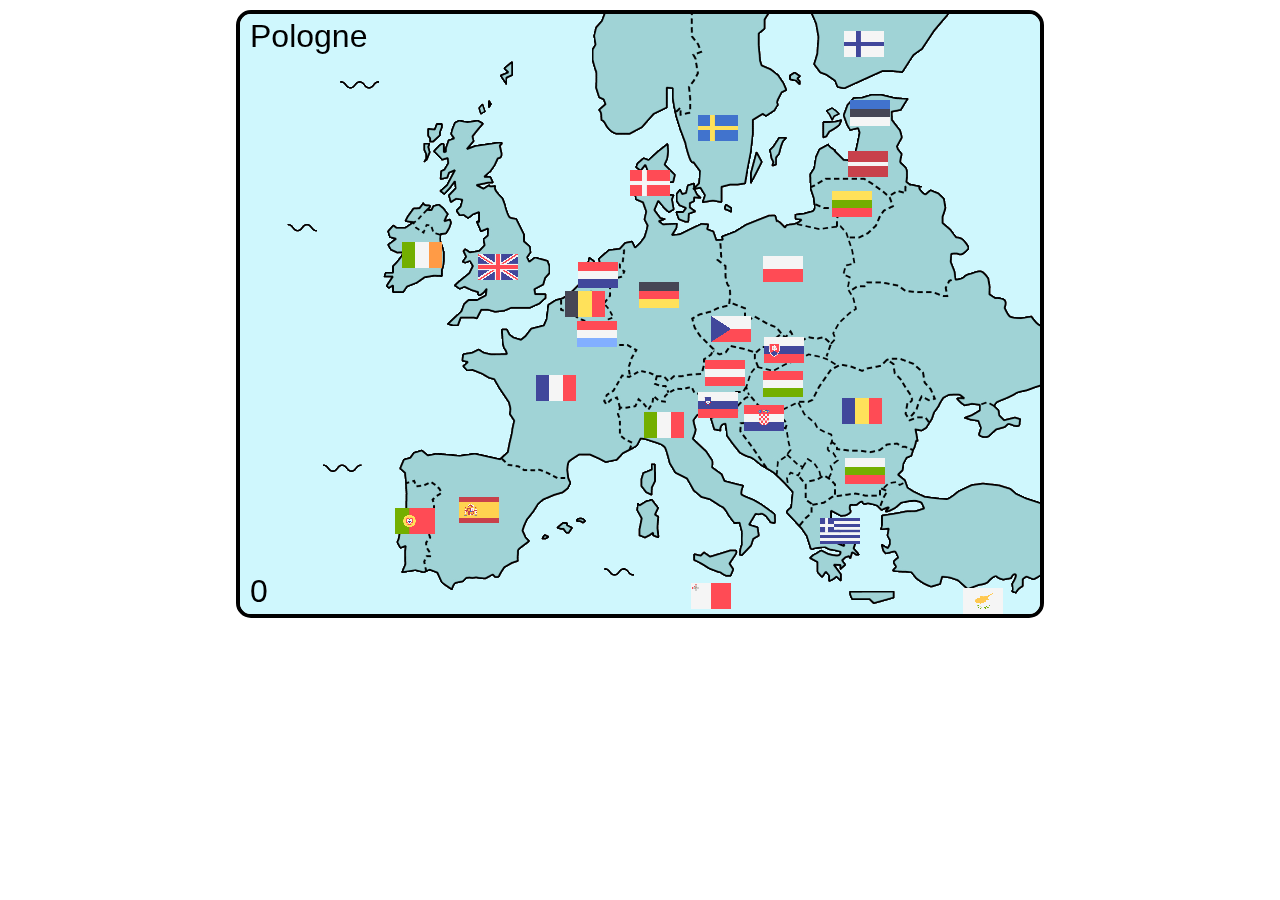
<file: phaser/europe/index.html>
<!DOCTYPE html>
<html lang="fr">

<head>
	<meta charset="UTF-8">
	<link rel="icon" href="favicon.png" />
	<title>Romain Roy - Europe</title>
	<link rel="stylesheet" href="../style.css">
	<script src="assets/phaser.min.js"></script>
</head>

<body>

	<script src="europe.js"></script>

	<script>

		var config = {
			title: 'Europe',
			version: '1.0',
			width: 800,
			height: 600,
			backgroundColor: 'CFF7FD',
			scene: { preload: preload, create: create }
		};

		var game = new Phaser.Game(config);

		var cles = Object.keys(pays);

		var texteNom, texteScore, score, correct, incorrect, paysQuestion;

		function preload() {
			this.load.image('europe', 'assets/europe.png');
			for (let i = 0; i < cles.length; i++)
				this.load.image(cles[i], 'assets/flags/' + pays[cles[i]].sprite);
			this.load.audio('correct', 'assets/correct.mp3');
			this.load.audio('incorrect', 'assets/incorrect.mp3');
		}

		function create() {
			this.add.image(0, 0, 'europe').setOrigin(0, 0);

			correct = this.sound.add('correct');
			incorrect = this.sound.add('incorrect');

			score = 0;

			texteNom = this.add.text(10, 5, '', {
				fontFamily: 'Arial',
				fontSize: 32,
				color: '#000'
			});

			texteScore = this.add.text(10, 595, '0', {
				fontFamily: 'Arial',
				fontSize: 32,
				color: '#000'
			}).setOrigin(0, 1);

			for (let i = 0; i < cles.length; i++) {
				let sprite = this.add.sprite(pays[cles[i]].position.x, pays[cles[i]].position.y, cles[i]);
				sprite.setDisplaySize(40, 40);
				sprite.setInteractive({ cursor: 'pointer' });
				sprite.on('pointerdown', function () {
					if (pays[cles[i]].nomFR == paysQuestion) {
						correct.play();
						score++;
					} else {
						incorrect.play();
						score = 0;
					}
					texteScore.setText(score);
					paysAleatoire();
				}, sprite);
			}

			paysAleatoire();
		}

		function paysAleatoire() {
			let rand = Phaser.Utils.Array.GetRandom(cles);
			paysQuestion = pays[rand].nomFR;
			texteNom.setText(paysQuestion);
		}

	</script>

</html>
</file>
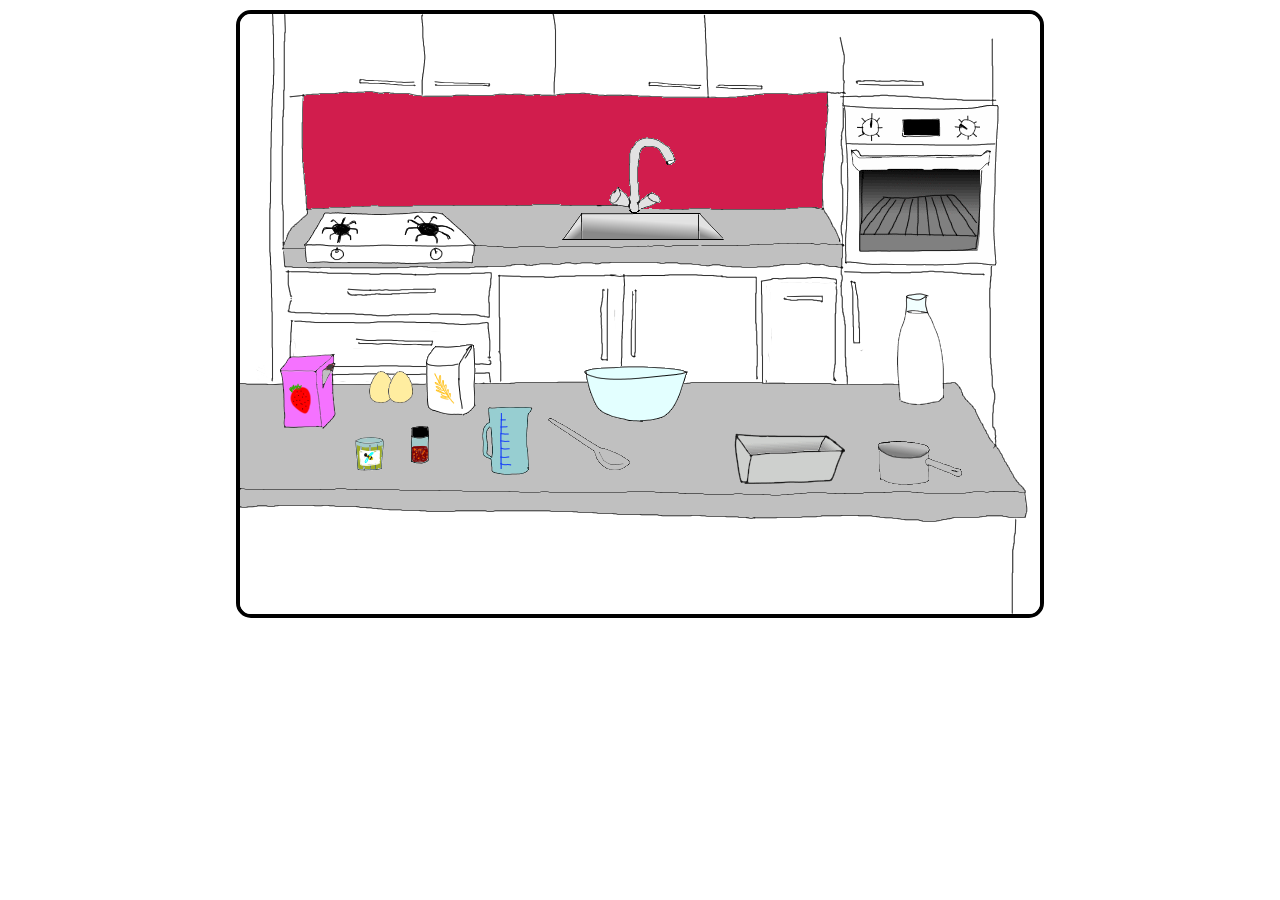
<file: phaser/masterchef/index.html>
<!DOCTYPE html>
<html lang="fr">

<head>
	<meta charset="UTF-8">
	<link rel="icon" href="favicon.png" />
	<title>Romain Roy - Masterchef</title>
	<link rel="stylesheet" href="../style.css">
	<script src="assets/phaser.min.js"></script>
	<script src="objets.js"></script>
	<script src="matrice.js"></script>
</head>

<body>

	<script>

		var config = {
			title: 'TP Phaser : Masterchef',
			version: '3.0',
			width: 800,
			height: 600,
			backgroundColor: 'ffffff',
			scene: { preload: preload, create: create },
			physics: { default: 'arcade', arcade: { debug: false } }
		};

		var game = new Phaser.Game(config);

		const echecs = [
			"Cela n'a pas fonctionné",
			"Je n'y arrive pas",
			"Je ne peux pas faire cela",
			"Non, impossible"
		];

		var texte;

		function preload() {
			this.load.image('cuisine', 'assets/scène.png');
			for (let o in objets)
				this.load.spritesheet(o, objets[o].image.src, {
					frameWidth: objets[o].image.dimX,
					frameHeight: objets[o].image.dimY
				});
		}

		function create() {
			this.add.image(0, 0, 'cuisine').setOrigin(0, 0);

			texte = this.add.text(10, 590, '', {
				fontFamily: 'Arial',
				fontSize: 32,
				color: '#000'
			}).setOrigin(0, 1);
			let utiliser = null;
			let sprites = this.add.group();

			for (let o in objets) {
				let sprite = this.add.sprite(objets[o].x, objets[o].y, o, 0);

				sprite.clé = o;
				sprite.nom = objets[o].nom;
				sprite.état = objets[o].état;
				sprite.états = objets[o].états;
				sprite.reset = function () {
					this.setPosition(objets[o].x, objets[o].y);
				}

				sprite.setInteractive({ cursor: 'pointer' });
				this.physics.world.enable(sprite);
				sprites.add(sprite);

				if (objets[o].mobile)
					this.input.setDraggable(sprite);
				else
					sprite.on('pointerdown', function () {
						let objet = this.clé + '/' + this.état;
						console.log('Action sur ' + objet);
						let action = interactions[objet]['self'](this);
						texte.setText(action);
						this.setFrame(this.états.indexOf(this.état));
					}, sprite);
			}

			this.input.on('drag', function (pointer, gameObject, dragX, dragY) {
				gameObject.x = dragX;
				gameObject.y = dragY;
			});

			this.input.on('dragstart', function (pointer, gameObject) {
				gameObject.setDepth(1);
			});

			this.input.on('dragend', function (pointer, gameObject) {
				this.physics.overlap(gameObject, sprites, function (me, other) {
					let source = me.clé + '/' + me.état;
					let cible = other.clé + '/' + other.état;
					console.log('Interaction entre ' + source + ' et ' + cible);
					try {
						let action = interactions[source][cible](me, other);
						texte.setText(action);
						me.setFrame(me.états.indexOf(me.état));
						other.setFrame(other.états.indexOf(other.état));
					} catch (err) {
						texte.setText(Phaser.Math.RND.pick(echecs));
					}
				}, null, this);
				gameObject.reset();
				gameObject.setDepth(0);
			}, this);
		}

	</script>

</body>

</html>
</file>
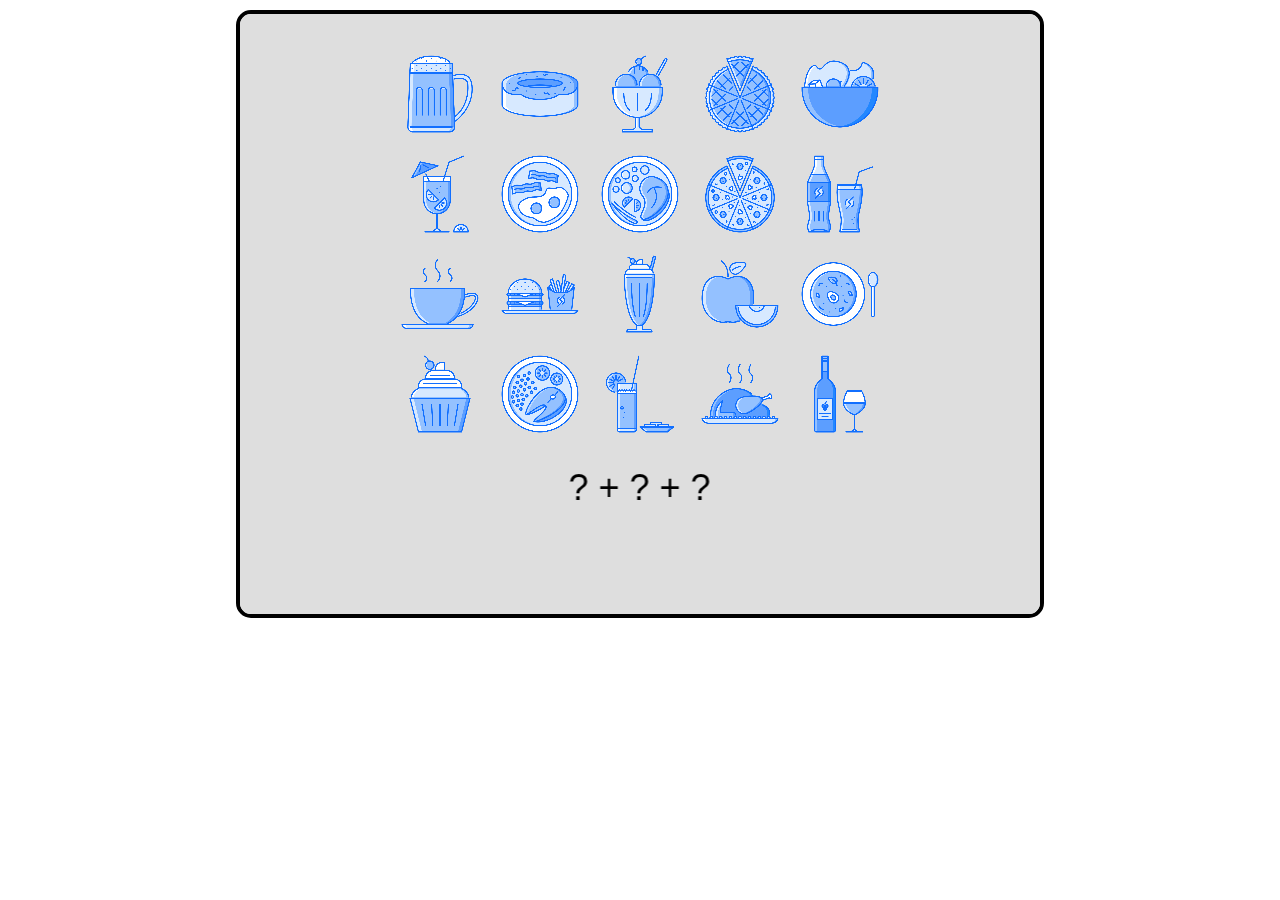
<file: phaser/menu/index.html>
<!DOCTYPE html>
<html>

<head>
	<meta charset="UTF-8">
	<link rel="icon" href="favicon.png" />
	<title>Romain Roy - Menu</title>
	<link rel="stylesheet" href="../style.css">
	<script src="phaser.min.js"></script>
</head>
<script src="menu.json"></script>
<script language="javascript">

	var game = new Phaser.Game(800, 600, Phaser.AUTO, 'menu', { preload: preload, create: create });

	var cles = Object.keys(carte);

	function preload() {

		for (i = 0; i < cles.length; i++) {
			var item = cles[i];
			var obj = carte[item];
			game.load.image(item, 'assets/menu/' + obj.sprite);
		}

	}

	var groupes = {};

	var menu = { plat: '?', boisson: '?', dessert: '?' };

	var textMenu;

	function create() {

		game.stage.backgroundColor = "#dedede";

		groupes.dessert = game.add.group();
		groupes.plat = game.add.group();
		groupes.boisson = game.add.group();

		var style = { font: "36px Arial", fill: "#000000", align: "center" };
		textMenu = game.add.text(400, 500,
			menu.plat + " + " + menu.boisson + " + " + menu.dessert
			, style);
		textMenu.anchor.setTo(.5, 1);

		for (i = 0; i < cles.length; i++) {
			var obj = carte[cles[i]];
			var sprite = game.add.sprite(obj.position.x, obj.position.y, cles[i]);
			groupes[obj.type].add(sprite);
			sprite.scale.setTo(0.15);
			sprite.anchor.setTo(.5, .5);
			sprite.inputEnabled = true;
			sprite.events.onInputDown.add(function (e) {
				obj = carte[e.key];
				groupes[obj.type].setAll('tint', 0xff7f7f);
				e.tint = 0x7fff7f;
				menu[obj.type] = e.key;
				try {
					prix = carte[menu.plat].prix + carte[menu.boisson].prix + carte[menu.dessert].prix;
				} catch (e) {
					prix = '-';
				}
				textMenu.setText(menu.plat + " + " + menu.boisson + " + " + menu.dessert + " = " + prix + " €");
			}, this);
		}
	}

</script>

</html>
</file>
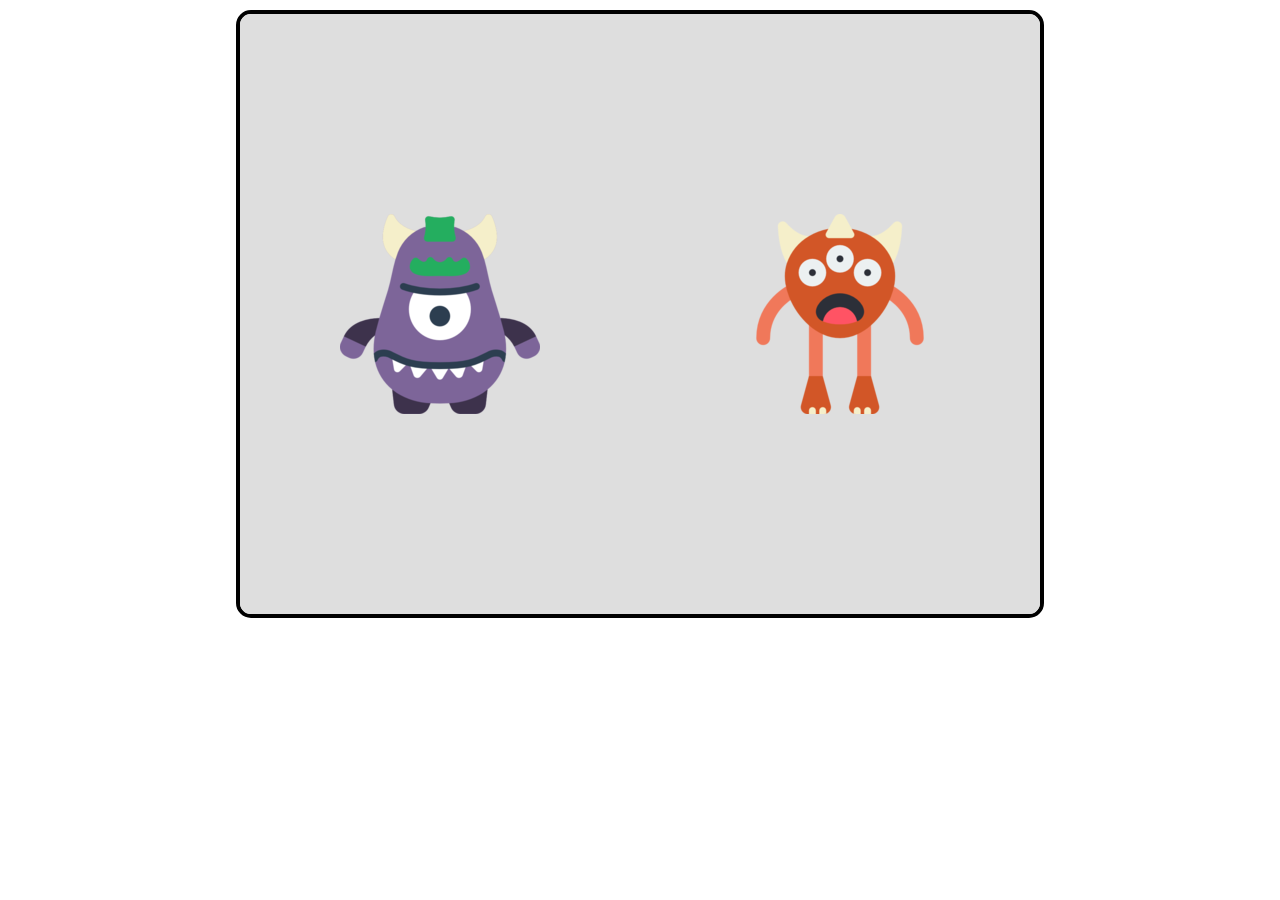
<file: phaser/monstres/index.html>
<!DOCTYPE html>
<html>

<head>
	<meta charset="UTF-8">
	<link rel="icon" href="favicon.png" />
	<title>Romain Roy - Monstres</title>
	<link rel="stylesheet" href="../style.css">
	<script src="phaser.min.js"></script>
</head>
<script src="monstres.json"></script>
<script language="javascript">

	var game = new Phaser.Game(800, 600, Phaser.AUTO, 'menu', { preload: preload, create: create });

	var cles = Object.keys(monstres);

	var monstresIndex = {};

	function preload() {

		for (i = 0; i < cles.length; i++) {
			var cat = cles[i];
			var spec = monstres[cat].specimens;
			for (j = 0; j < spec.length; j++) {
				game.load.image(spec[j], 'assets/monstres/' + spec[j] + '.png');
				monstresIndex[spec[j]] = cat;
			}
		}
	}

	var monstresGroupe;

	function create() {

		game.stage.backgroundColor = "#dedede";

		monstresGroupe = game.add.group();

		const positions = [{ x: 100, y: 200 }, { x: 500, y: 200 }];
		for (var i = 0; i < 2; i++) {
			nouveauMonstreAlea(positions[i])
		}

	}

	function nouveauMonstreAlea(position) {

		var sprite = monstresGroupe.create(
			position.x,
			position.y,
			Phaser.ArrayUtils.getRandomItem(Object.keys(monstresIndex))
		);
		sprite.savePosition = position;
		game.physics.enable(sprite, Phaser.Physics.ARCADE);
		sprite.inputEnabled = true;
		sprite.input.useHandCursor = true;
		sprite.input.enableDrag(true);
		sprite.events.onDragStart.add(function (obj) {
			obj.bringToTop();
		}, this);
		sprite.events.onDragStop.add(function (obj) {
			game.physics.arcade.overlap(obj, monstresGroupe, function (me, other) {
				var propAttaquant = monstresIndex[me.key];
				var propDefendant = monstresIndex[other.key];
				var gagnant, perdant;
				if (monstres[propAttaquant].gagne(propDefendant)) {
					gagnant = me; perdant = other;
				} else {
					gagnant = other; perdant = me;
				}
				//On ramène le gagnant à sa position
				game.add.tween(obj).to(
					{ x: gagnant.savePosition.x, y: gagnant.savePosition.y },
					1000,
					Phaser.Easing.Circular.Out,
					true
				);
				//On remet un nouveau monstre à la place du perdant
				nouveauMonstreAlea(perdant.savePosition);
				perdant.destroy();
			});
		}, this);
	}

</script>

</html>
</file>
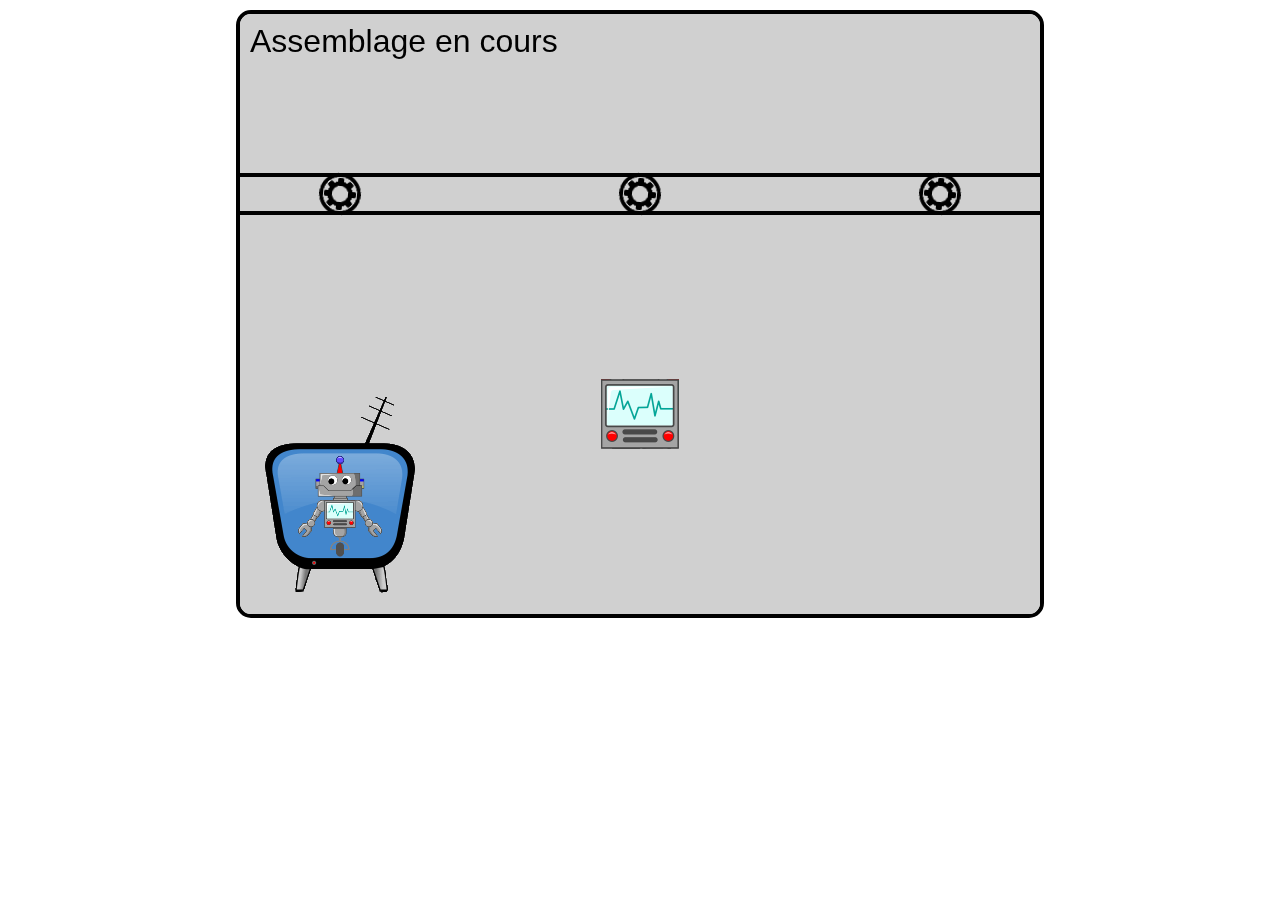
<file: phaser/robot/index.html>
<!DOCTYPE html>
<html lang="fr">

<head>
	<meta charset="UTF-8">
	<link rel="icon" href="favicon.png" />
	<title>Romain Roy - Robot</title>
	<link rel="stylesheet" href="../style.css">
	<script src="assets/phaser.min.js"></script>
</head>

<body>

	<script>

		var config = {
			title: 'Montage du robot',
			version: '1.0',
			width: 800,
			height: 600,
			backgroundColor: 'd0d0d0',
			scene: { preload: preload, create: create },
			physics: { default: 'arcade', arcade: { debug: false } }
		};

		var game = new Phaser.Game(config);

		var parts = {
			types: {
				head: {
					specimen: ['head', 'head_alt'],
					origin: { x: 0.5, y: 1 },
					position: { x: 0, y: -35 }
				},
				left: {
					specimen: ['leftArm', 'leftArm_alt'],
					origin: { x: 1, y: 0 },
					position: { x: -30, y: -35 }
				},
				right: {
					specimen: ['rightArm', 'rightArm_alt'],
					origin: { x: 0, y: 0 },
					position: { x: 30, y: -35 }
				},
				feet: {
					specimen: ['feet', 'wheel'],
					origin: { x: 0.5, y: 0 },
					position: { x: 0, y: 35 }
				}
			},
			specimen: {
				head: { type: 'head' },
				head_alt: { type: 'head' },
				leftArm: { type: 'left' },
				leftArm_alt: { type: 'left' },
				rightArm: { type: 'right' },
				rightArm_alt: { type: 'right' },
				feet: { type: 'feet' },
				wheel: { type: 'feet' }
			}
		};

		var robot = {
			container: undefined,
			parts: {
				head: { expected: undefined, actual: undefined },
				left: { expected: undefined, actual: undefined },
				right: { expected: undefined, actual: undefined },
				feet: { expected: undefined, actual: undefined }
			},
			partsMounted: 0,
			correct: true
		}

		var partDisplay, correct, incorrect;

		function preload() {
			this.load.image('body', 'assets/sprites/robot_body.png');
			this.load.image('head', 'assets/sprites/robot_head.png');
			this.load.image('head_alt', 'assets/sprites/robot_head_alt.png');
			this.load.image('leftArm', 'assets/sprites/left_arm.png');
			this.load.image('rightArm', 'assets/sprites/right_arm.png');
			this.load.image('leftArm_alt', 'assets/sprites/left_arm_alt.png');
			this.load.image('rightArm_alt', 'assets/sprites/right_arm_alt.png');
			this.load.image('feet', 'assets/sprites/robot_feet.png');
			this.load.image('wheel', 'assets/sprites/robot_wheel.png');
			this.load.image('gear', 'assets/sprites/gear.png');
			this.load.image('tv', 'assets/sprites/tv.png');
			this.load.audio('correct', 'assets/sfx/correct.ogg');
			this.load.audio('incorrect', 'assets/sfx/incorrect.ogg');
		}

		function create() {

			// Texte
			partDisplay = this.add.text(10, 10, 'Assemblage en cours', {
				fontFamily: 'Arial',
				fontSize: 32,
				color: 'black'
			});

			// Sons
			correct = this.sound.add('correct');
			incorrect = this.sound.add('incorrect');

			// Tapis roulant
			let rollingGroup = this.physics.add.group({ angularVelocity: 300 });
			let posX = [100, 400, 700];
			for (i in posX) rollingGroup.create(posX[i], 180, 'gear');
			let line1 = new Phaser.Geom.Line(0, 161, game.config.width, 161);
			let line2 = new Phaser.Geom.Line(0, 199, game.config.width, 199);
			let graphics = this.add.graphics({ lineStyle: { width: 4, color: 'black' } });
			graphics.strokeLineShape(line1);
			graphics.strokeLineShape(line2);

			// Container robot
			robot.container = this.add.container(game.config.width / 2, game.config.height / 3 * 2);
			let body = this.add.sprite(0, 0, 'body');
			robot.container.add(body);
			robot.container.setSize(body.width, body.height);
			robot.container.setInteractive({ cursor: 'grab' });
			this.input.setDraggable(robot.container);
			this.physics.world.enable(robot.container);

			// Fonctions drag
			let partsGroup;
			this.input.on('drag', function (pointer, gameObject, dragX, dragY) {
				gameObject.x = dragX;
				gameObject.y = dragY;
			});
			this.input.on('dragend', function (pointer, gameObject) {
				this.physics.overlap(robot.container, partsGroup, assembler, null, this);
				robot.container.setPosition(game.config.width / 2, game.config.height / 3 * 2);
			}, this);
			partsGroup = this.physics.add.group();

			// Ajout de la TV
			this.add.image(100, 500, 'tv');
			model = this.add.container(100, 500).setScale(0.4);
			model.add(this.add.sprite(0, 0, 'body'));
			for (type in parts.types) {
				let rand = Phaser.Utils.Array.GetRandom(parts.types[type].specimen);
				let part = this.add.sprite(0, 0, rand);
				part.setPosition(parts.types[type].position.x, parts.types[type].position.y);
				part.setOrigin(parts.types[type].origin.x, parts.types[type].origin.y);
				model.addAt(part, 0);
				robot.parts[type].expected = rand;
			}

			// Ajout des pièces
			let pool = Object.keys(parts.specimen).slice();
			let timedEvent = this.time.addEvent({
				delay: 1500,
				callback: function () {
					if (pool.length > 0) {
						let rand = Phaser.Utils.Array.GetRandom(pool);
						pool.splice(pool.indexOf(rand), 1);
						let part = this.physics.add.sprite(0, 159, rand);
						part.setOrigin(0.5, 1);
						part.name = rand;
						partsGroup.add(part);
						part.anim = this.tweens.add({
							targets: part,
							x: game.config.width,
							duration: 3000,
							onComplete: function () {
								pool.push(part.name);
								part.destroy();
							}
						});
					}
				},
				callbackScope: this,
				loop: true
			});
		}

		function assembler(robotContainer, part) {
			let type = parts.specimen[part.name].type;
			let info = parts.types[type];

			// Si le composant est déjà assemblé
			if (robot.parts[type].actual != undefined) {
				incorrect.play();
				return;
			}

			// Mise à jour de robot
			robot.parts[type].actual = part.name;
			robot.partsMounted++;
			robot.correct &= part.name == robot.parts[type].expected;
			robotContainer.addAt(part, 0);

			correct.play();

			// Placement de la pièce
			part.anim.stop();
			part.setOrigin(info.origin.x, info.origin.y);
			part.setPosition(info.position.x, info.position.y);
			part.body.destroy();
			part.disableInteractive();
			if (robot.partsMounted == 4) {
				if (robot.correct) partDisplay.setText('Robot conforme !');
				else partDisplay.setText('Robot non conforme !!!');
			}
		}

	</script>

</body>

</html>
</file>
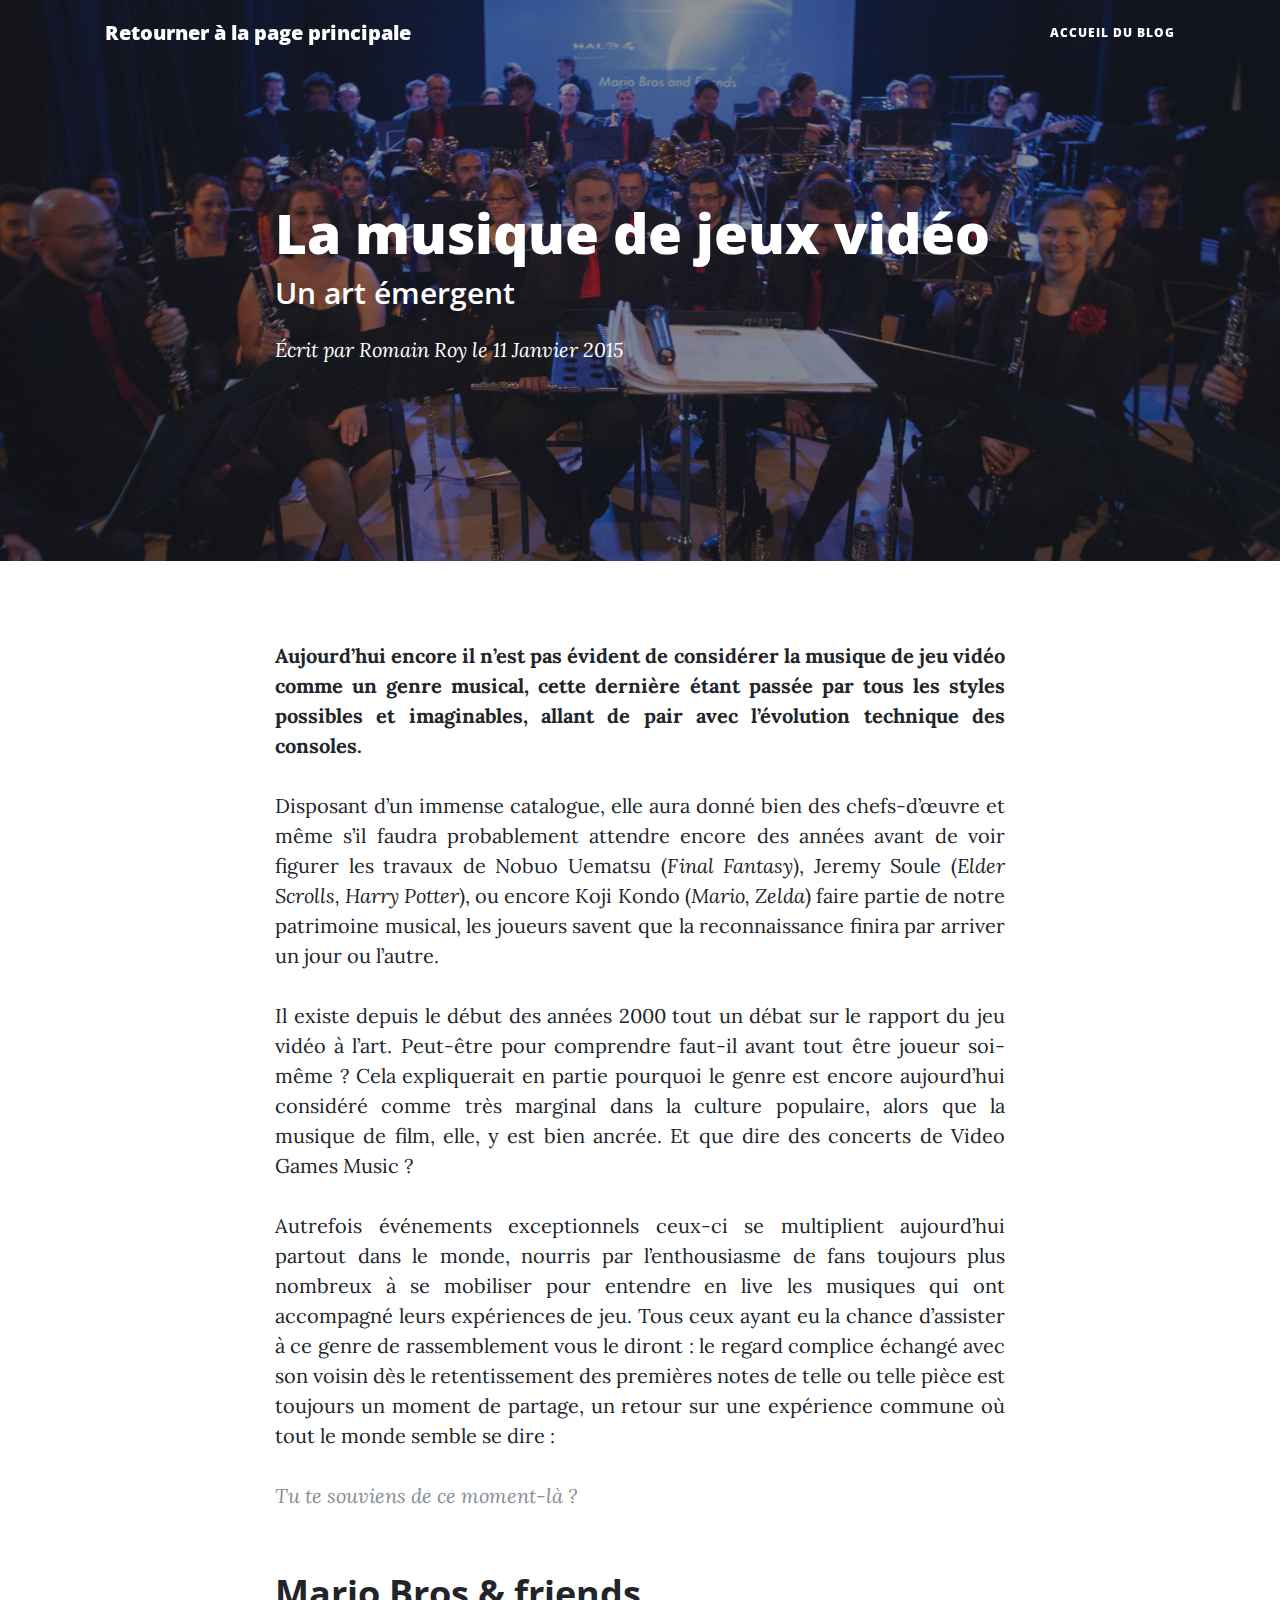
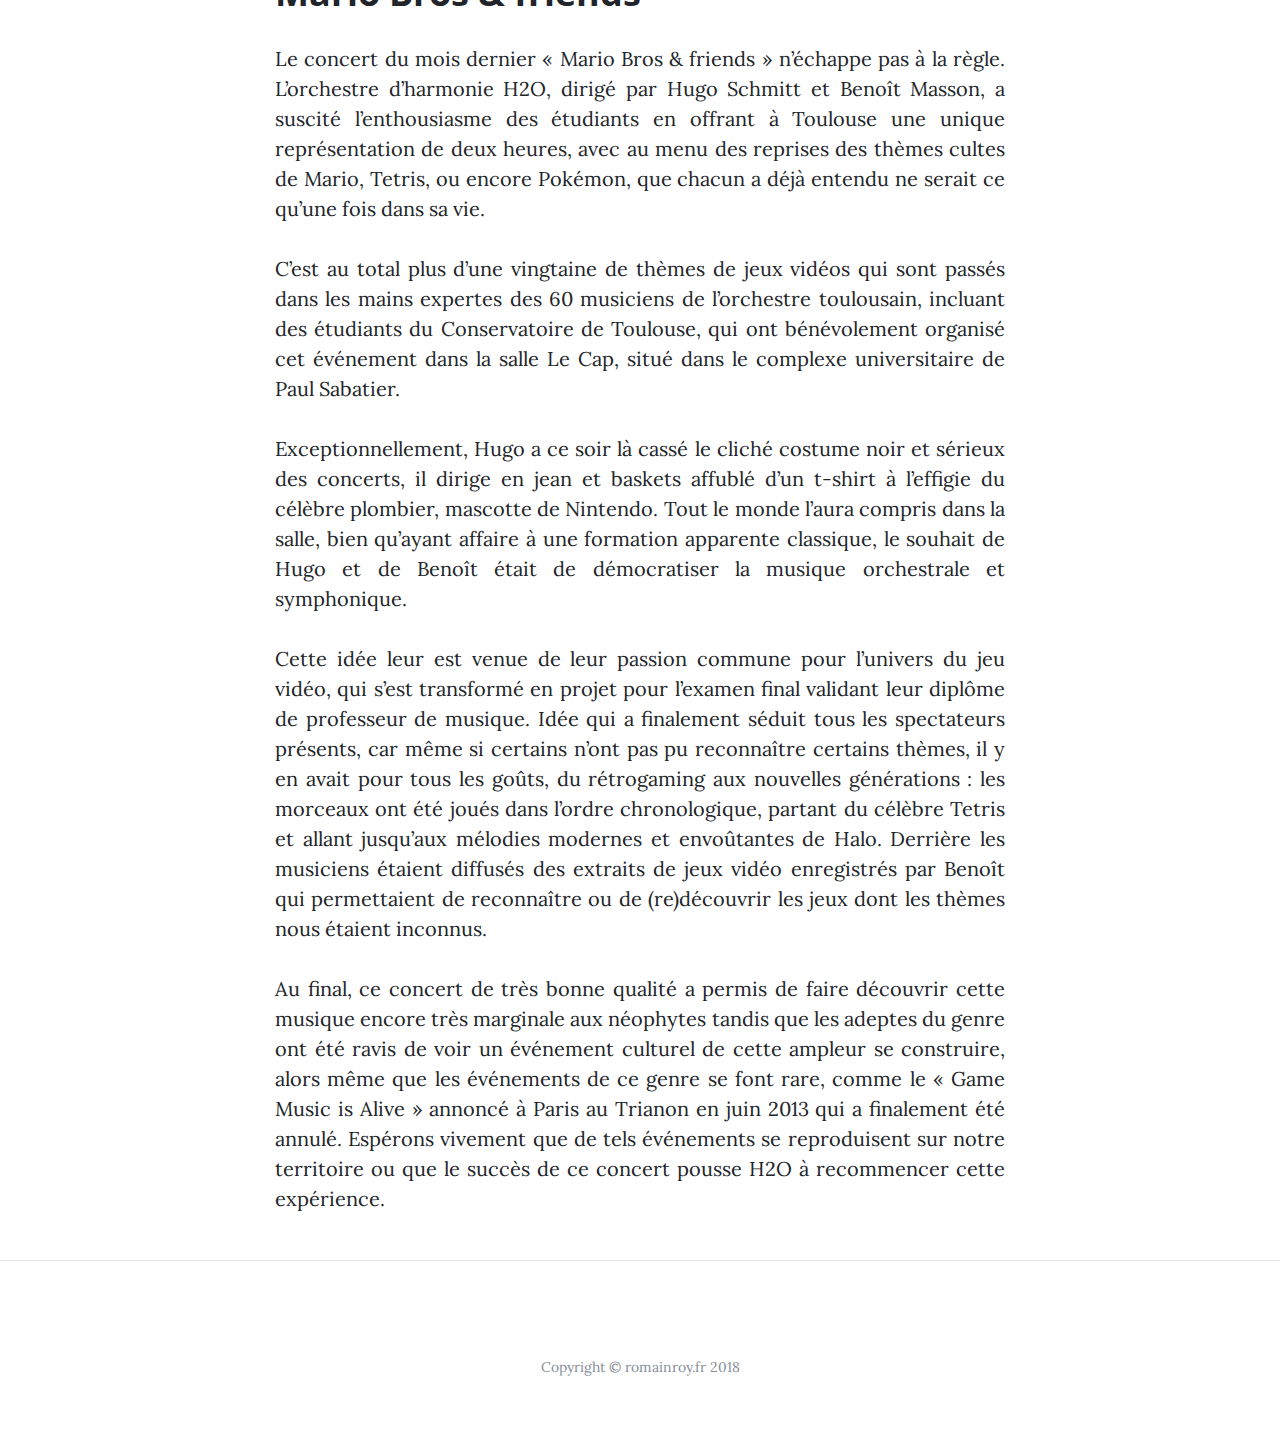
<file: blog/post.html>
<!DOCTYPE html>
<html lang="fr">

  <head>

    <meta charset="utf-8">
    <meta name="viewport" content="width=device-width, initial-scale=1, shrink-to-fit=no">
    <meta name="description" content="Blog de Romain Roy">
    <meta name="author" content="Romain Roy">

    <link rel="icon" type="image/x-icon" href="../img/favicon.png"/>
    <title>Romain Roy - Blog</title>

    <!-- Bootstrap core CSS -->
    <link href="vendor/bootstrap/css/bootstrap.min.css" rel="stylesheet">

    <!-- Custom fonts for this template -->
    <link href="vendor/font-awesome/css/font-awesome.min.css" rel="stylesheet" type="text/css">
    <link href='https://fonts.googleapis.com/css?family=Lora:400,700,400italic,700italic' rel='stylesheet' type='text/css'>
    <link href='https://fonts.googleapis.com/css?family=Open+Sans:300italic,400italic,600italic,700italic,800italic,400,300,600,700,800' rel='stylesheet' type='text/css'>

    <!-- Custom styles for this template -->
    <link href="css/clean-blog.min.css" rel="stylesheet">

  </head>

  <body>

    <!-- Navigation -->
    <nav class="navbar navbar-expand-lg navbar-light fixed-top" id="mainNav">
      <div class="container">
        <a class="navbar-brand" href="../index.html">Retourner à la page principale</a>
        <div class="collapse navbar-collapse" id="navbarResponsive">
          <ul class="navbar-nav ml-auto">
            <li class="nav-item">
              <a class="nav-link" href="index.html">Accueil du blog</a>
            </li>
          </ul>
        </div>
      </div>
    </nav>

    <!-- Page Header -->
    <header class="masthead" style="background-image: url('img/post-bg.jpg')">
      <div class="overlay"></div>
      <div class="container">
        <div class="row">
          <div class="col-lg-8 col-md-10 mx-auto">
            <div class="post-heading">
              <h1>La musique de jeux vidéo</h1>
              <h2 class="subheading">Un art émergent</h2>
              <span class="meta">Écrit par
                  <a href="http://romainroy.fr/">Romain Roy</a>
                  le 11 Janvier 2015</span>
            </div>
          </div>
        </div>
      </div>
    </header>

    <!-- Post Content -->
    <article>
      <div class="container">
        <div class="row">
          <div class="col-lg-8 col-md-10 mx-auto">
            <p class="justifie gras">Aujourd’hui encore il n’est pas évident de considérer la musique de jeu vidéo comme un genre musical, cette dernière étant passée par tous les styles possibles et imaginables, allant de pair avec l’évolution technique des consoles.</p>

            <p class="justifie">Disposant d’un immense catalogue, elle aura donné bien des chefs-d’œuvre et même s’il faudra probablement attendre encore des années avant de voir figurer les travaux de Nobuo Uematsu (<span class="italique">Final Fantasy</span>), Jeremy Soule (<span class="italique">Elder Scrolls, Harry Potter</span>), ou encore Koji Kondo (<span class="italique">Mario, Zelda</span>) faire partie de notre patrimoine musical, les joueurs savent que la reconnaissance finira par arriver un jour ou l’autre.</p>

            <p class="justifie">Il existe depuis le début des années 2000 tout un débat sur le rapport du jeu vidéo à l’art. Peut-être pour comprendre faut-il avant tout être joueur soi-même ? Cela expliquerait en partie pourquoi le genre est encore aujourd’hui considéré comme très marginal dans la culture populaire, alors que la musique de film, elle, y est bien ancrée. Et que dire des concerts de Video Games Music ?</p>

            <p class="justifie">Autrefois événements exceptionnels ceux-ci se multiplient aujourd’hui partout dans le monde, nourris par l’enthousiasme de fans toujours plus nombreux à se mobiliser pour entendre en live les musiques qui ont accompagné leurs expériences de jeu. Tous ceux ayant eu la chance d’assister à ce genre de rassemblement vous le diront : le regard complice échangé avec son voisin dès le retentissement des premières notes de telle ou telle pièce est toujours un moment de partage, un retour sur une expérience commune où tout le monde semble se dire : </p>

            <blockquote class="blockquote">Tu te souviens de ce moment-là ?</blockquote>

            <h2 class="section-heading">Mario Bros & friends</h2>

            <p class="justifie">Le concert du mois dernier « Mario Bros & friends » n’échappe pas à la règle. L’orchestre d’harmonie H2O, dirigé par Hugo Schmitt et Benoît Masson, a suscité l’enthousiasme des étudiants en offrant à Toulouse une unique représentation de deux heures, avec au menu des reprises des thèmes cultes de Mario, Tetris, ou encore Pokémon, que chacun a déjà entendu ne serait ce qu’une fois dans sa vie.</p>

            <p class="justifie">C’est au total plus d’une vingtaine de thèmes de jeux vidéos qui sont passés dans les mains expertes des 60 musiciens de l’orchestre toulousain, incluant des étudiants du Conservatoire de Toulouse, qui ont bénévolement organisé cet événement dans la salle Le Cap, situé dans le complexe universitaire de Paul Sabatier.</p>

            <p class="justifie">Exceptionnellement, Hugo a ce soir là cassé le cliché costume noir et sérieux des concerts, il dirige en jean et baskets affublé d’un t-shirt à l’effigie du célèbre plombier, mascotte de Nintendo. Tout le monde l’aura compris dans la salle, bien qu’ayant affaire à une formation apparente classique, le souhait de Hugo et de Benoît était de démocratiser la musique orchestrale et symphonique.</p>

            <p class="justifie">Cette idée leur est venue de leur passion commune pour l’univers du jeu vidéo, qui s’est transformé en projet pour l’examen final validant leur diplôme de professeur de musique. Idée qui a finalement séduit tous les spectateurs présents, car même si certains n’ont pas pu reconnaître certains thèmes, il y en avait pour tous les goûts, du rétrogaming aux nouvelles générations : les morceaux ont été joués dans l’ordre chronologique, partant du célèbre Tetris et allant jusqu’aux mélodies modernes et envoûtantes de Halo. Derrière les musiciens étaient diffusés des extraits de jeux vidéo enregistrés par Benoît qui permettaient de reconnaître ou de (re)découvrir les jeux dont les thèmes nous étaient inconnus.</p>

            <p class="justifie">Au final, ce concert de très bonne qualité a permis de faire découvrir cette musique encore très marginale aux néophytes tandis que les adeptes du genre ont été ravis de voir un événement culturel de cette ampleur se construire, alors même que les événements de ce genre se font rare, comme le « Game Music is Alive » annoncé à Paris au Trianon en juin 2013 qui a finalement été annulé. Espérons vivement que de tels événements se reproduisent sur notre territoire ou que le succès de ce concert pousse H2O à recommencer cette expérience.</p>

          </div>
        </div>
      </div>
    </article>

    <hr>

    <!-- Footer -->
    <footer>
      <div class="container">
        <div class="row">
          <div class="col-lg-8 col-md-10 mx-auto">
            <p class="copyright text-muted">Copyright &copy; romainroy.fr 2018</p>
          </div>
        </div>
      </div>
    </footer>

    <!-- Bootstrap core JavaScript -->
    <script src="vendor/jquery/jquery.min.js"></script>
    <script src="vendor/bootstrap/js/bootstrap.bundle.min.js"></script>

    <!-- Custom scripts for this template -->
    <script src="js/clean-blog.min.js"></script>

  </body>

</html>
</file>
<file: phaser/style.css>
canvas {
	border: 4px solid black;
	padding: 0;
    margin: auto;
	margin-top: 10px;
    display: block;
	width: 800px;
	border-radius: 15px;
}
</file>
<file: css/freelancer.css>
/*!
 * Start Bootstrap - Freelancer v3.3.7+1 (http://startbootstrap.com/template-overviews/freelancer)
 * Copyright 2013-2016 Start Bootstrap
 * Licensed under MIT (https://github.com/BlackrockDigital/startbootstrap/blob/gh-pages/LICENSE)
 */
body {
  font-family: 'Lato', 'Helvetica Neue', Helvetica, Arial, sans-serif;
  overflow-x: hidden;
}
p {
  font-size: 20px;
}
p.small {
  font-size: 16px;
}
a,
a:hover,
a:focus,
a:active,
a.active {
  color: #18BC9C;
  outline: none;
}
h1,
h2,
h3,
h4,
h5,
h6 {
  font-family: "Montserrat", "Helvetica Neue", Helvetica, Arial, sans-serif;
  text-transform: uppercase;
  font-weight: 700;
}
hr.star-light,
hr.star-primary {
  padding: 0;
  border: none;
  border-top: solid 5px;
  text-align: center;
  max-width: 250px;
  margin: 25px auto 30px;
}
hr.star-light:after,
hr.star-primary:after {
  font-family: FontAwesome;
  display: inline-block;
  position: relative;
  top: -0.8em;
  font-size: 2em;
  padding: 0 0.25em;
}
hr.star-light {
  border-color: white;
}
hr.star-light:after {
  background-color: #18BC9C;
  color: white;
}
hr.star-primary {
  border-color: #2C3E50;
}
hr.star-primary:after {
  background-color: white;
  color: #2C3E50;
}
.img-centered {
  margin: 0 auto;
}
header {
  text-align: center;
  background: #18BC9C;
  color: white;
}
header .container {
  padding-top: 100px;
  padding-bottom: 50px;
}
header img {
  display: block;
  margin: 0 auto 20px;
}
header .intro-text .name {
  display: block;
  font-family: "Montserrat", "Helvetica Neue", Helvetica, Arial, sans-serif;
  text-transform: uppercase;
  font-weight: 700;
  font-size: 2em;
}
header .intro-text .skills {
  font-size: 1.25em;
  font-weight: 300;
}
@media (min-width: 768px) {
  header .container {
    padding-top: 200px;
    padding-bottom: 100px;
  }
  header .intro-text .name {
    font-size: 4.75em;
  }
  header .intro-text .skills {
    font-size: 1.75em;
  }
}
.navbar-custom {
  background: #2C3E50;
  font-family: "Montserrat", "Helvetica Neue", Helvetica, Arial, sans-serif;
  text-transform: uppercase;
  font-weight: 700;
  border: none;
}
.navbar-custom a:focus {
  outline: none;
}
.navbar-custom .navbar-brand,
.navbar-custom .navbar-brand:focus,
.navbar-custom .navbar-brand:active,
.navbar-custom .navbar-brand.active {
  color: white;
}
.navbar-custom .navbar-brand:hover {
  color: #18BC9C;
}
.navbar-custom .navbar-nav {
  letter-spacing: 1px;
}
.navbar-custom .navbar-nav li a {
  color: white;
}
.navbar-custom .navbar-nav li a:hover {
  color: #18BC9C;
  outline: none;
}
.navbar-custom .navbar-nav li a:focus,
.navbar-custom .navbar-nav li a:active {
  color: white;
}
.navbar-custom .navbar-nav li.active a {
  color: white;
  background: #18BC9C;
}
.navbar-custom .navbar-nav li.active a:hover,
.navbar-custom .navbar-nav li.active a:focus,
.navbar-custom .navbar-nav li.active a:active {
  color: white;
  background: #18BC9C;
}
.navbar-custom .navbar-toggle {
  color: white;
  text-transform: uppercase;
  font-size: 10px;
  border-color: white;
}
.navbar-custom .navbar-toggle:hover,
.navbar-custom .navbar-toggle:focus {
  background-color: #18BC9C;
  color: white;
  border-color: #18BC9C;
}
@media (min-width: 768px) {
  .navbar-custom {
    padding: 25px 0;
    -webkit-transition: padding 0.3s;
    -moz-transition: padding 0.3s;
    transition: padding 0.3s;
  }
  .navbar-custom .navbar-brand {
    font-size: 2em;
    -webkit-transition: all 0.3s;
    -moz-transition: all 0.3s;
    transition: all 0.3s;
  }
  .navbar-custom.affix {
    padding: 10px 0;
  }
  .navbar-custom.affix .navbar-brand {
    font-size: 1.5em;
  }
}
section {
  padding: 100px 0;
}
section h2 {
  margin: 0;
  font-size: 3em;
}
section.success {
  background: #18BC9C;
  color: white;
}
@media (max-width: 767px) {
  section {
    padding: 75px 0;
  }
  section.first {
    padding-top: 75px;
  }
}
#portfolio .portfolio-item {
  margin: 0 0 15px;
  right: 0;
}
#portfolio .portfolio-item .portfolio-link {
  display: block;
  position: relative;
  max-width: 400px;
  margin: 0 auto;
}
#portfolio .portfolio-item .portfolio-link .caption {
  background: rgba(24, 188, 156, 0.9);
  position: absolute;
  width: 100%;
  height: 100%;
  opacity: 0;
  transition: all ease 0.5s;
  -webkit-transition: all ease 0.5s;
  -moz-transition: all ease 0.5s;
}
#portfolio .portfolio-item .portfolio-link .caption:hover {
  opacity: 1;
}
#portfolio .portfolio-item .portfolio-link .caption .caption-content {
  position: absolute;
  width: 100%;
  height: 20px;
  font-size: 20px;
  text-align: center;
  top: 50%;
  margin-top: -12px;
  color: white;
}
#portfolio .portfolio-item .portfolio-link .caption .caption-content i {
  margin-top: -12px;
}
#portfolio .portfolio-item .portfolio-link .caption .caption-content h3,
#portfolio .portfolio-item .portfolio-link .caption .caption-content h4 {
  margin: 0;
}
#portfolio * {
  z-index: 2;
}
@media (min-width: 767px) {
  #portfolio .portfolio-item {
    margin: 0 0 30px;
  }
}
.floating-label-form-group {
  position: relative;
  margin-bottom: 0;
  padding-bottom: 0.5em;
  border-bottom: 1px solid #eeeeee;
}
.floating-label-form-group input,
.floating-label-form-group textarea {
  z-index: 1;
  position: relative;
  padding-right: 0;
  padding-left: 0;
  border: none;
  border-radius: 0;
  font-size: 1.5em;
  background: none;
  box-shadow: none !important;
  resize: none;
}
.floating-label-form-group label {
  display: block;
  z-index: 0;
  position: relative;
  top: 2em;
  margin: 0;
  font-size: 0.85em;
  line-height: 1.764705882em;
  vertical-align: middle;
  vertical-align: baseline;
  opacity: 0;
  -webkit-transition: top 0.3s ease,opacity 0.3s ease;
  -moz-transition: top 0.3s ease,opacity 0.3s ease;
  -ms-transition: top 0.3s ease,opacity 0.3s ease;
  transition: top 0.3s ease,opacity 0.3s ease;
}
.floating-label-form-group:not(:first-child) {
  padding-left: 14px;
  border-left: 1px solid #eeeeee;
}
.floating-label-form-group-with-value label {
  top: 0;
  opacity: 1;
}
.floating-label-form-group-with-focus label {
  color: #18BC9C;
}
form .row:first-child .floating-label-form-group {
  border-top: 1px solid #eeeeee;
}
footer {
  color: white;
}
footer h3 {
  margin-bottom: 30px;
}
footer .footer-above {
  padding-top: 50px;
  background-color: #2C3E50;
}
footer .footer-col {
  margin-bottom: 50px;
}
footer .footer-below {
  padding: 25px 0;
  background-color: #233140;
}
.btn-outline {
  color: white;
  font-size: 20px;
  border: solid 2px white;
  background: transparent;
  transition: all 0.3s ease-in-out;
  margin-top: 15px;
}
.btn-outline:hover,
.btn-outline:focus,
.btn-outline:active,
.btn-outline.active {
  color: #18BC9C;
  background: white;
  border: solid 2px white;
}
.btn-primary {
  color: white;
  background-color: #2C3E50;
  border-color: #2C3E50;
  font-weight: 700;
}
.btn-primary:hover,
.btn-primary:focus,
.btn-primary:active,
.btn-primary.active,
.open .dropdown-toggle.btn-primary {
  color: white;
  background-color: #1a242f;
  border-color: #161f29;
}
.btn-primary:active,
.btn-primary.active,
.open .dropdown-toggle.btn-primary {
  background-image: none;
}
.btn-primary.disabled,
.btn-primary[disabled],
fieldset[disabled] .btn-primary,
.btn-primary.disabled:hover,
.btn-primary[disabled]:hover,
fieldset[disabled] .btn-primary:hover,
.btn-primary.disabled:focus,
.btn-primary[disabled]:focus,
fieldset[disabled] .btn-primary:focus,
.btn-primary.disabled:active,
.btn-primary[disabled]:active,
fieldset[disabled] .btn-primary:active,
.btn-primary.disabled.active,
.btn-primary[disabled].active,
fieldset[disabled] .btn-primary.active {
  background-color: #2C3E50;
  border-color: #2C3E50;
}
.btn-primary .badge {
  color: #2C3E50;
  background-color: white;
}
.btn-success {
  color: white;
  background-color: #18BC9C;
  border-color: #18BC9C;
  font-weight: 700;
}
.btn-success:hover,
.btn-success:focus,
.btn-success:active,
.btn-success.active,
.open .dropdown-toggle.btn-success {
  color: white;
  background-color: #128f76;
  border-color: #11866f;
}
.btn-success:active,
.btn-success.active,
.open .dropdown-toggle.btn-success {
  background-image: none;
}
.btn-success.disabled,
.btn-success[disabled],
fieldset[disabled] .btn-success,
.btn-success.disabled:hover,
.btn-success[disabled]:hover,
fieldset[disabled] .btn-success:hover,
.btn-success.disabled:focus,
.btn-success[disabled]:focus,
fieldset[disabled] .btn-success:focus,
.btn-success.disabled:active,
.btn-success[disabled]:active,
fieldset[disabled] .btn-success:active,
.btn-success.disabled.active,
.btn-success[disabled].active,
fieldset[disabled] .btn-success.active {
  background-color: #18BC9C;
  border-color: #18BC9C;
}
.btn-success .badge {
  color: #18BC9C;
  background-color: white;
}
.btn-social {
  display: inline-block;
  height: 50px;
  width: 50px;
  border: 2px solid white;
  border-radius: 100%;
  text-align: center;
  font-size: 20px;
  line-height: 45px;
}
.btn:focus,
.btn:active,
.btn.active {
  outline: none;
}
.scroll-top {
  position: fixed;
  right: 2%;
  bottom: 2%;
  width: 50px;
  height: 50px;
  z-index: 1049;
}
.scroll-top .btn {
  font-size: 20px;
  width: 50px;
  height: 50px;
  border-radius: 100%;
  line-height: 28px;
}
.scroll-top .btn:focus {
  outline: none;
}
.portfolio-modal .modal-content {
  border-radius: 0;
  background-clip: border-box;
  -webkit-box-shadow: none;
  box-shadow: none;
  border: none;
  min-height: 100%;
  padding: 100px 0;
  text-align: center;
}
.portfolio-modal .modal-content h2 {
  margin: 0;
  font-size: 3em;
}
.portfolio-modal .modal-content img {
  margin-bottom: 30px;
}
.portfolio-modal .modal-content .item-details {
  margin: 30px 0;
}
.portfolio-modal .close-modal {
  position: absolute;
  width: 75px;
  height: 75px;
  background-color: transparent;
  top: 25px;
  right: 25px;
  cursor: pointer;
}
.portfolio-modal .close-modal:hover {
  opacity: 0.3;
}
.portfolio-modal .close-modal .lr {
  height: 75px;
  width: 1px;
  margin-left: 35px;
  background-color: #2C3E50;
  transform: rotate(45deg);
  -ms-transform: rotate(45deg);
  /* IE 9 */
  -webkit-transform: rotate(45deg);
  /* Safari and Chrome */
  z-index: 1051;
}
.portfolio-modal .close-modal .lr .rl {
  height: 75px;
  width: 1px;
  background-color: #2C3E50;
  transform: rotate(90deg);
  -ms-transform: rotate(90deg);
  /* IE 9 */
  -webkit-transform: rotate(90deg);
  /* Safari and Chrome */
  z-index: 1052;
}
.portfolio-modal .modal-backdrop {
  opacity: 0;
  display: none;
}
.footer-link {
    color: white;
}
.footer-link:hover,
.footer-link:focus,
.footer-link:active,
.footer-link.active {
  text-decoration: none;
}
.img-rad{
    border-radius: 128px;
}
.btn-outline-custom{
    color: #18BC9C;
    font-size: 20px;
    border: solid 2px #18BC9C;
    background: transparent;
    transition: all 0.3s ease-in-out;
    margin-top: 15px;
    margin-bottom: 15px;
}
.btn-outline-custom:hover,
.btn-outline-custom:focus,
.btn-outline-custom:active,
.btn-outline-custom.active{
    color: white;
    background: #18BC9C;
    border: solid 2px #18BC9C;
}
.justifie{
    text-align: justify;
}
</file>
<file: blog/css/clean-blog.min.css>
/*!
 * Start Bootstrap - Clean Blog v4.0.0-beta.2 (https://startbootstrap.com/template-overviews/clean-blog)
 * Copyright 2013-2017 Start Bootstrap
 * Licensed under MIT (https://github.com/BlackrockDigital/startbootstrap-clean-blog/blob/master/LICENSE)
 */body{font-size:20px;color:#212529;font-family:Lora,'Times New Roman',serif}p{line-height:1.5;margin:30px 0}p a{text-decoration:underline}h1,h2,h3,h4,h5,h6{font-weight:800;font-family:'Open Sans','Helvetica Neue',Helvetica,Arial,sans-serif}a{color:#212529;-webkit-transition:all .2s;-moz-transition:all .2s;transition:all .2s}a:focus,a:hover{color:#0085a1}blockquote{font-style:italic;color:#868e96}.section-heading{font-size:36px;font-weight:700;margin-top:60px}.caption{font-size:14px;font-style:italic;display:block;margin:0;padding:10px;text-align:center;border-bottom-right-radius:5px;border-bottom-left-radius:5px}::-moz-selection{color:#fff;background:#0085a1;text-shadow:none}::selection{color:#fff;background:#0085a1;text-shadow:none}img::selection{color:#fff;background:0 0}img::-moz-selection{color:#fff;background:0 0}body{-webkit-tap-highlight-color:#0085a1}#mainNav{position:absolute;border-bottom:1px solid #e9ecef;background-color:#fff;font-family:'Open Sans','Helvetica Neue',Helvetica,Arial,sans-serif}#mainNav .navbar-brand{font-weight:800;color:#343a40}#mainNav .navbar-toggler{font-size:12px;font-weight:800;padding:13px;text-transform:uppercase;color:#343a40}#mainNav .navbar-nav>li.nav-item>a{font-size:12px;font-weight:800;letter-spacing:1px;text-transform:uppercase}@media only screen and (min-width:992px){#mainNav{border-bottom:1px solid transparent;background:0 0}#mainNav .navbar-brand{padding:10px 20px;color:#fff}#mainNav .navbar-brand:focus,#mainNav .navbar-brand:hover{color:rgba(255,255,255,.8)}#mainNav .navbar-nav>li.nav-item>a{padding:10px 20px;color:#fff}#mainNav .navbar-nav>li.nav-item>a:focus,#mainNav .navbar-nav>li.nav-item>a:hover{color:rgba(255,255,255,.8)}}@media only screen and (min-width:992px){#mainNav{-webkit-transition:background-color .2s;-moz-transition:background-color .2s;transition:background-color .2s;-webkit-transform:translate3d(0,0,0);-moz-transform:translate3d(0,0,0);-ms-transform:translate3d(0,0,0);-o-transform:translate3d(0,0,0);transform:translate3d(0,0,0);-webkit-backface-visibility:hidden}#mainNav.is-fixed{position:fixed;top:-67px;-webkit-transition:-webkit-transform .2s;-moz-transition:-moz-transform .2s;transition:transform .2s;border-bottom:1px solid #fff;background-color:rgba(255,255,255,.9)}#mainNav.is-fixed .navbar-brand{color:#212529}#mainNav.is-fixed .navbar-brand:focus,#mainNav.is-fixed .navbar-brand:hover{color:#0085a1}#mainNav.is-fixed .navbar-nav>li.nav-item>a{color:#212529}#mainNav.is-fixed .navbar-nav>li.nav-item>a:focus,#mainNav.is-fixed .navbar-nav>li.nav-item>a:hover{color:#0085a1}#mainNav.is-visible{-webkit-transform:translate3d(0,100%,0);-moz-transform:translate3d(0,100%,0);-ms-transform:translate3d(0,100%,0);-o-transform:translate3d(0,100%,0);transform:translate3d(0,100%,0)}}header.masthead{margin-bottom:50px;background:no-repeat center center;background-color:#868e96;background-attachment:scroll;position:relative;-webkit-background-size:cover;-moz-background-size:cover;-o-background-size:cover;background-size:cover}header.masthead .overlay{position:absolute;top:0;left:0;height:100%;width:100%;background-color:#212529;opacity:.5}header.masthead .page-heading,header.masthead .post-heading,header.masthead .site-heading{padding:200px 0 150px;color:#fff}@media only screen and (min-width:768px){header.masthead .page-heading,header.masthead .post-heading,header.masthead .site-heading{padding:200px 0}}header.masthead .page-heading,header.masthead .site-heading{text-align:center}header.masthead .page-heading h1,header.masthead .site-heading h1{font-size:50px;margin-top:0}header.masthead .page-heading .subheading,header.masthead .site-heading .subheading{font-size:24px;font-weight:300;line-height:1.1;display:block;margin:10px 0 0;font-family:'Open Sans','Helvetica Neue',Helvetica,Arial,sans-serif}@media only screen and (min-width:768px){header.masthead .page-heading h1,header.masthead .site-heading h1{font-size:80px}}header.masthead .post-heading h1{font-size:35px}header.masthead .post-heading .meta,header.masthead .post-heading .subheading{line-height:1.1;display:block}header.masthead .post-heading .subheading{font-size:24px;font-weight:600;margin:10px 0 30px;font-family:'Open Sans','Helvetica Neue',Helvetica,Arial,sans-serif}header.masthead .post-heading .meta{font-size:20px;font-weight:300;font-style:italic;font-family:Lora,'Times New Roman',serif}header.masthead .post-heading .meta a{color:#fff}@media only screen and (min-width:768px){header.masthead .post-heading h1{font-size:55px}header.masthead .post-heading .subheading{font-size:30px}}.post-preview>a{color:#212529}.post-preview>a:focus,.post-preview>a:hover{text-decoration:none;color:#0085a1}.post-preview>a>.post-title{font-size:30px;margin-top:30px;margin-bottom:10px}.post-preview>a>.post-subtitle{font-weight:300;margin:0 0 10px}.post-preview>.post-meta{font-size:18px;font-style:italic;margin-top:0;color:#868e96}.post-preview>.post-meta>a{text-decoration:none;color:#212529}.post-preview>.post-meta>a:focus,.post-preview>.post-meta>a:hover{text-decoration:underline;color:#0085a1}@media only screen and (min-width:768px){.post-preview>a>.post-title{font-size:36px}}.floating-label-form-group{font-size:14px;position:relative;margin-bottom:0;padding-bottom:.5em;border-bottom:1px solid #dee2e6}.floating-label-form-group input,.floating-label-form-group textarea{font-size:1.5em;position:relative;z-index:1;padding:0;resize:none;border:none;border-radius:0;background:0 0;box-shadow:none!important;font-family:Lora,'Times New Roman',serif}.floating-label-form-group input::-webkit-input-placeholder,.floating-label-form-group textarea::-webkit-input-placeholder{color:#868e96;font-family:Lora,'Times New Roman',serif}.floating-label-form-group label{font-size:.85em;line-height:1.764705882em;position:relative;z-index:0;top:2em;display:block;margin:0;-webkit-transition:top .3s ease,opacity .3s ease;-moz-transition:top .3s ease,opacity .3s ease;-ms-transition:top .3s ease,opacity .3s ease;transition:top .3s ease,opacity .3s ease;vertical-align:middle;vertical-align:baseline;opacity:0}.floating-label-form-group .help-block{margin:15px 0}.floating-label-form-group-with-value label{top:0;opacity:1}.floating-label-form-group-with-focus label{color:#0085a1}form .form-group:first-child .floating-label-form-group{border-top:1px solid #dee2e6}footer{padding:50px 0 65px}footer .list-inline{margin:0;padding:0}footer .copyright{font-size:14px;margin-bottom:0;text-align:center}.btn{font-size:14px;font-weight:800;padding:15px 25px;letter-spacing:1px;text-transform:uppercase;border-radius:0;font-family:'Open Sans','Helvetica Neue',Helvetica,Arial,sans-serif}.btn-primary{background-color:#0085a1;border-color:#0085a1}.btn-primary:active,.btn-primary:focus,.btn-primary:hover{color:#fff;background-color:#00657b!important;border-color:#00657b!important}.btn-lg{font-size:16px;padding:25px 35px}.gras{font-weight: bold;}.justifie{text-align: justify;}.italique{font-style: italic;}
</file>
